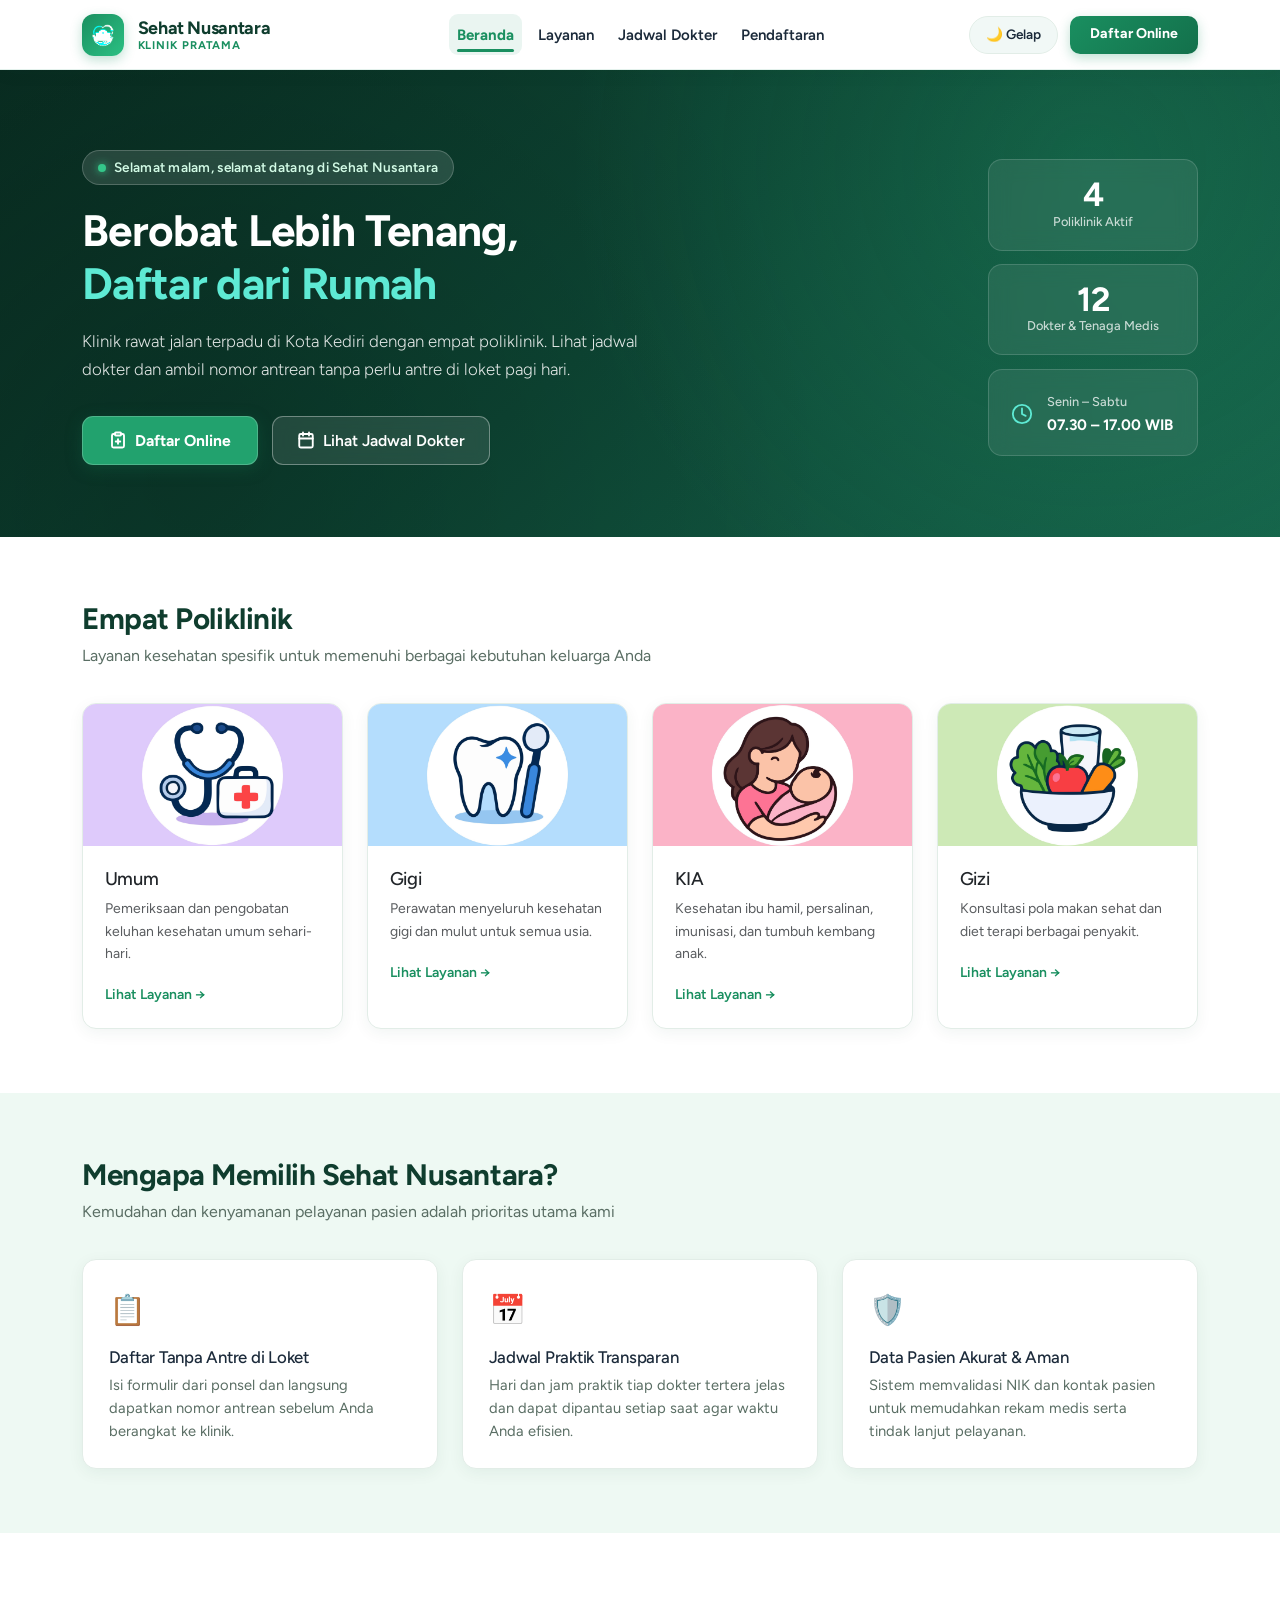
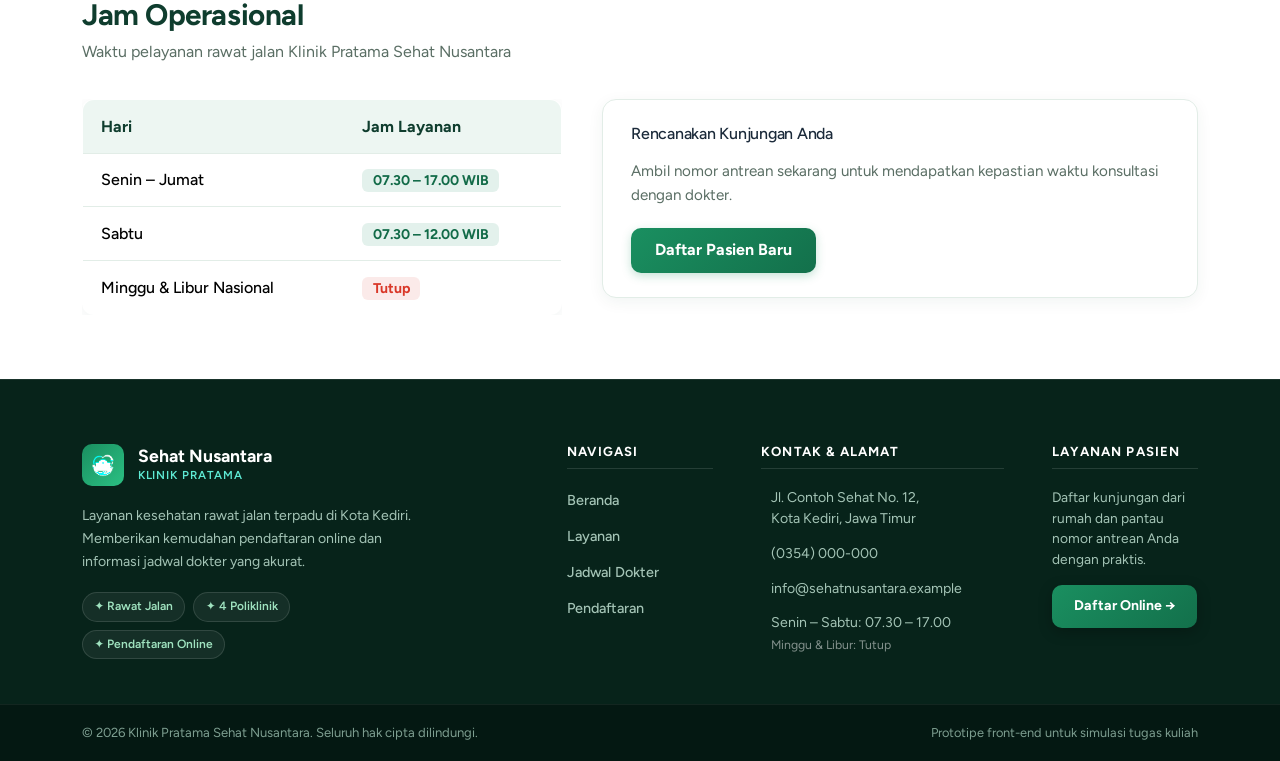
<file: index.html>
<!doctype html>
<html lang="id">
  <head>
    <meta charset="UTF-8" />
    <meta name="viewport" content="width=device-width, initial-scale=1" />
    <title>Beranda | Klinik Pratama Sehat Nusantara</title>
    <link rel="preconnect" href="https://fonts.googleapis.com" />
    <link
      href="https://fonts.googleapis.com/css2?family=Figtree:wght@400;500;600;700&display=swap"
      rel="stylesheet"
    />
    <link
      href="https://cdn.jsdelivr.net/npm/bootstrap@5.3.3/dist/css/bootstrap.min.css"
      rel="stylesheet"
    />
    <link rel="stylesheet" href="css/style.css" />
    <script>
      document.documentElement.setAttribute(
        "data-bs-theme",
        localStorage.getItem("tema") || "light",
      );
    </script>
  </head>
  <body>

    <!-- ===== HEADER / NAVBAR ===== -->
    <header class="site-header">
      <nav class="navbar navbar-expand-lg" aria-label="Navigasi utama">
        <div class="container">

          <!-- Brand Logo & Nama -->
          <a class="navbar-brand" href="index.html">
            <div class="navbar-brand-logo">
              <img
                src="img/logo.png"
                alt="Logo Klinik Sehat Nusantara"
                width="26"
                height="26"
              />
            </div>
            <div class="navbar-brand-text">
              <span class="brand-name">Sehat Nusantara</span>
              <span class="brand-sub">Klinik Pratama</span>
            </div>
          </a>

          <!-- Toggler Mobile -->
          <button
            class="navbar-toggler"
            type="button"
            data-bs-toggle="collapse"
            data-bs-target="#menu"
            aria-controls="menu"
            aria-expanded="false"
            aria-label="Buka menu"
          >
            <span class="navbar-toggler-icon"></span>
          </button>

          <!-- Menu Navigasi & Aksi -->
          <div class="collapse navbar-collapse" id="menu">
            <ul class="navbar-nav mx-auto">
              <li class="nav-item">
                <a class="nav-link active" href="index.html">
                  <span>Beranda</span>
                </a>
              </li>
              <li class="nav-item">
                <a class="nav-link" href="layanan.html">
                  <span>Layanan</span>
                </a>
              </li>
              <li class="nav-item">
                <a class="nav-link" href="dokter.html">
                  <span>Jadwal Dokter</span>
                </a>
              </li>
              <li class="nav-item">
                <a class="nav-link" href="pendaftaran.html">
                  <span>Pendaftaran</span>
                </a>
              </li>
            </ul>

            <div class="navbar-actions">
              <button
                id="btn-tema"
                type="button"
                class="btn-tema"
                aria-pressed="false"
              >
                🌙 Gelap
              </button>
              <a href="pendaftaran.html" class="btn-daftar-nav">
                Daftar Online
              </a>
            </div>
          </div>

        </div>
      </nav>
    </header>

    <main>
      <!-- ===== HERO SECTION ===== -->
      <section class="hero">
        <div class="container">
          <div class="hero-inner">
            <div class="hero-content">
              <div class="hero-badge">
                <span class="hero-badge-dot"></span>
                <span id="sapaan" class="sapaan">Selamat datang di Sehat Nusantara</span>
              </div>
              <h1 class="hero-title">
                Berobat Lebih Tenang,<br />
                <span class="hero-title-highlight">Daftar dari Rumah</span>
              </h1>
              <p class="lead">
                Klinik rawat jalan terpadu di Kota Kediri dengan empat poliklinik.
                Lihat jadwal dokter dan ambil nomor antrean tanpa perlu antre di loket pagi hari.
              </p>
              <div class="hero-actions">
                <a class="btn btn-hero-primary" href="pendaftaran.html">
                  <svg xmlns="http://www.w3.org/2000/svg" width="18" height="18" viewBox="0 0 24 24" fill="none" stroke="currentColor" stroke-width="2.5" stroke-linecap="round" stroke-linejoin="round" aria-hidden="true"><path d="M16 4h2a2 2 0 0 1 2 2v14a2 2 0 0 1-2 2H6a2 2 0 0 1-2-2V6a2 2 0 0 1 2-2h2"/><rect x="8" y="2" width="8" height="4" rx="1"/><path d="M12 11v6M9 14h6"/></svg>
                  Daftar Online
                </a>
                <a class="btn btn-hero-secondary" href="dokter.html">
                  <svg xmlns="http://www.w3.org/2000/svg" width="18" height="18" viewBox="0 0 24 24" fill="none" stroke="currentColor" stroke-width="2.5" stroke-linecap="round" stroke-linejoin="round" aria-hidden="true"><rect x="3" y="4" width="18" height="18" rx="2" ry="2"/><line x1="16" y1="2" x2="16" y2="6"/><line x1="8" y1="2" x2="8" y2="6"/><line x1="3" y1="10" x2="21" y2="10"/></svg>
                  Lihat Jadwal Dokter
                </a>
              </div>
            </div>

            <!-- Stats Highlight Kanan -->
            <div class="hero-stats" aria-hidden="true">
              <div class="stat-card">
                <span class="stat-num">4</span>
                <span class="stat-label">Poliklinik Aktif</span>
              </div>
              <div class="stat-card">
                <span class="stat-num">12</span>
                <span class="stat-label">Dokter &amp; Tenaga Medis</span>
              </div>
              <div class="stat-card stat-card-wide">
                <div class="stat-icon-clock">
                  <svg xmlns="http://www.w3.org/2000/svg" width="22" height="22" viewBox="0 0 24 24" fill="none" stroke="currentColor" stroke-width="2" stroke-linecap="round" stroke-linejoin="round" aria-hidden="true"><circle cx="12" cy="12" r="10"/><polyline points="12 6 12 12 16 14"/></svg>
                </div>
                <div>
                  <span class="stat-label">Senin – Sabtu</span>
                  <span class="stat-num-sm">07.30 – 17.00 WIB</span>
                </div>
              </div>
            </div>
          </div>
        </div>
      </section>

      <!-- ===== EMPAT POLIKLINIK ===== -->
      <section class="bagian">
        <div class="container">
          <div class="section-heading text-center text-md-start">
            <h2>Empat Poliklinik</h2>
            <p class="section-sub">Layanan kesehatan spesifik untuk memenuhi berbagai kebutuhan keluarga Anda</p>
          </div>
          <div class="row g-4">
            <div class="col-6 col-lg-3">
              <div class="card kartu-poli h-100">
                <img
                  src="img/umum.jpg"
                  class="card-img-top"
                  alt="Ilustrasi Poliklinik Umum"
                />
                <div class="card-body">
                  <h3 class="h5">Umum</h3>
                  <p class="small text-muted mb-3">Pemeriksaan dan pengobatan keluhan kesehatan umum sehari-hari.</p>
                  <a href="layanan.html" class="stretched-link small fw-semibold">Lihat Layanan →</a>
                </div>
              </div>
            </div>
            <div class="col-6 col-lg-3">
              <div class="card kartu-poli h-100">
                <img
                  src="img/gigi.jpg"
                  class="card-img-top"
                  alt="Ilustrasi Poliklinik Gigi"
                />
                <div class="card-body">
                  <h3 class="h5">Gigi</h3>
                  <p class="small text-muted mb-3">Perawatan menyeluruh kesehatan gigi dan mulut untuk semua usia.</p>
                  <a href="layanan.html" class="stretched-link small fw-semibold">Lihat Layanan →</a>
                </div>
              </div>
            </div>
            <div class="col-6 col-lg-3">
              <div class="card kartu-poli h-100">
                <img
                  src="img/kia.jpg"
                  class="card-img-top"
                  alt="Ilustrasi Poliklinik KIA"
                />
                <div class="card-body">
                  <h3 class="h5">KIA</h3>
                  <p class="small text-muted mb-3">Kesehatan ibu hamil, persalinan, imunisasi, dan tumbuh kembang anak.</p>
                  <a href="layanan.html" class="stretched-link small fw-semibold">Lihat Layanan →</a>
                </div>
              </div>
            </div>
            <div class="col-6 col-lg-3">
              <div class="card kartu-poli h-100">
                <img
                  src="img/gizi.jpg"
                  class="card-img-top"
                  alt="Ilustrasi Poliklinik Gizi"
                />
                <div class="card-body">
                  <h3 class="h5">Gizi</h3>
                  <p class="small text-muted mb-3">Konsultasi pola makan sehat dan diet terapi berbagai penyakit.</p>
                  <a href="layanan.html" class="stretched-link small fw-semibold">Lihat Layanan →</a>
                </div>
              </div>
            </div>
          </div>
        </div>
      </section>


      <!-- ===== KEUNGGULAN ===== -->
      <section class="bagian bg-muda">
        <div class="container">
          <div class="section-heading text-center text-md-start">
            <h2>Mengapa Memilih Sehat Nusantara?</h2>
            <p class="section-sub">Kemudahan dan kenyamanan pelayanan pasien adalah prioritas utama kami</p>
          </div>
          <div class="row g-4">
            <div class="col-md-4">
              <div class="keunggulan-card">
                <div class="keunggulan-icon" aria-hidden="true">📋</div>
                <h3 class="h5">Daftar Tanpa Antre di Loket</h3>
                <p>Isi formulir dari ponsel dan langsung dapatkan nomor antrean sebelum Anda berangkat ke klinik.</p>
              </div>
            </div>
            <div class="col-md-4">
              <div class="keunggulan-card">
                <div class="keunggulan-icon" aria-hidden="true">📅</div>
                <h3 class="h5">Jadwal Praktik Transparan</h3>
                <p>Hari dan jam praktik tiap dokter tertera jelas dan dapat dipantau setiap saat agar waktu Anda efisien.</p>
              </div>
            </div>
            <div class="col-md-4">
              <div class="keunggulan-card">
                <div class="keunggulan-icon" aria-hidden="true">🛡️</div>
                <h3 class="h5">Data Pasien Akurat &amp; Aman</h3>
                <p>Sistem memvalidasi NIK dan kontak pasien untuk memudahkan rekam medis serta tindak lanjut pelayanan.</p>
              </div>
            </div>
          </div>
        </div>
      </section>

      <!-- ===== JAM OPERASIONAL ===== -->
      <section class="bagian">
        <div class="container">
          <div class="section-heading text-center text-md-start">
            <h2>Jam Operasional</h2>
            <p class="section-sub">Waktu pelayanan rawat jalan Klinik Pratama Sehat Nusantara</p>
          </div>
          <div class="jam-wrapper">
            <div class="table-responsive">
              <table class="table tabel-jam">
                <thead>
                  <tr>
                    <th scope="col">Hari</th>
                    <th scope="col">Jam Layanan</th>
                  </tr>
                </thead>
                <tbody>
                  <tr>
                    <td class="fw-medium">Senin – Jumat</td>
                    <td><span class="jam-buka">07.30 – 17.00 WIB</span></td>
                  </tr>
                  <tr>
                    <td class="fw-medium">Sabtu</td>
                    <td><span class="jam-buka">07.30 – 12.00 WIB</span></td>
                  </tr>
                  <tr>
                    <td class="fw-medium">Minggu &amp; Libur Nasional</td>
                    <td><span class="jam-tutup">Tutup</span></td>
                  </tr>
                </tbody>
              </table>
            </div>
            <div class="jam-cta">
              <h3 class="h6 mb-1">Rencanakan Kunjungan Anda</h3>
              <p>Ambil nomor antrean sekarang untuk mendapatkan kepastian waktu konsultasi dengan dokter.</p>
              <a href="pendaftaran.html" class="btn btn-hijau mt-2 align-self-start">Daftar Pasien Baru</a>
            </div>
          </div>
        </div>
      </section>
    </main>

    <!-- ===== FOOTER ===== -->
    <footer class="site-footer">
      <div class="footer-top">
        <div class="container">
          <div class="row g-4 g-lg-5">

            <!-- Kolom 1: Identitas -->
            <div class="col-md-5 col-lg-4">
              <div class="footer-brand">
                <div class="footer-brand-logo">
                  <img src="img/logo.png" alt="Logo Sehat Nusantara" width="28" height="28" />
                </div>
                <div>
                  <span class="footer-brand-name">Sehat Nusantara</span>
                  <span class="footer-brand-tag">Klinik Pratama</span>
                </div>
              </div>
              <p class="footer-desc">
                Layanan kesehatan rawat jalan terpadu di Kota Kediri. Memberikan kemudahan pendaftaran online dan informasi jadwal dokter yang akurat.
              </p>
              <div class="footer-badges">
                <span class="footer-badge">✦ Rawat Jalan</span>
                <span class="footer-badge">✦ 4 Poliklinik</span>
                <span class="footer-badge">✦ Pendaftaran Online</span>
              </div>
            </div>

            <!-- Kolom 2: Navigasi -->
            <div class="col-6 col-md-3 col-lg-2 offset-lg-1">
              <h2 class="footer-heading">Navigasi</h2>
              <ul class="footer-links">
                <li><a href="index.html">Beranda</a></li>
                <li><a href="layanan.html">Layanan</a></li>
                <li><a href="dokter.html">Jadwal Dokter</a></li>
                <li><a href="pendaftaran.html">Pendaftaran</a></li>
              </ul>
            </div>

            <!-- Kolom 3: Kontak -->
            <div class="col-6 col-md-4 col-lg-3">
              <h2 class="footer-heading">Kontak &amp; Alamat</h2>
              <ul class="footer-contact">
                <li>
                  <span class="fc-icon" aria-hidden="true"></span>
                  <span>Jl. Contoh Sehat No. 12,<br />Kota Kediri, Jawa Timur</span>
                </li>
                <li>
                  <span class="fc-icon" aria-hidden="true"></span>
                  <span>(0354) 000-000</span>
                </li>
                <li>
                  <span class="fc-icon" aria-hidden="true"></span>
                  <span>info@sehatnusantara.example</span>
                </li>
                <li>
                  <span class="fc-icon" aria-hidden="true"></span>
                  <span>Senin – Sabtu: 07.30 – 17.00<br /><small class="text-white-50">Minggu &amp; Libur: Tutup</small></span>
                </li>
              </ul>
            </div>

            <!-- Kolom 4: CTA Layanan -->
            <div class="col-md-12 col-lg-2">
              <h2 class="footer-heading">Layanan Pasien</h2>
              <p class="footer-cta-desc">Daftar kunjungan dari rumah dan pantau nomor antrean Anda dengan praktis.</p>
              <a href="pendaftaran.html" class="btn-footer-daftar">Daftar Online →</a>
            </div>

          </div>
        </div>
      </div>

      <!-- Footer Bottom Bar -->
      <div class="footer-bottom">
        <div class="container">
          <div class="footer-bottom-inner">
            <p class="copy">&copy; 2026 Klinik Pratama Sehat Nusantara. Seluruh hak cipta dilindungi.</p>
            <p class="footer-credit">Prototipe front-end untuk simulasi tugas kuliah</p>
          </div>
        </div>
      </div>
    </footer>

    <script src="https://cdn.jsdelivr.net/npm/bootstrap@5.3.3/dist/js/bootstrap.bundle.min.js"></script>
    <script src="js/script.js"></script>
  </body>
</html>
</file>
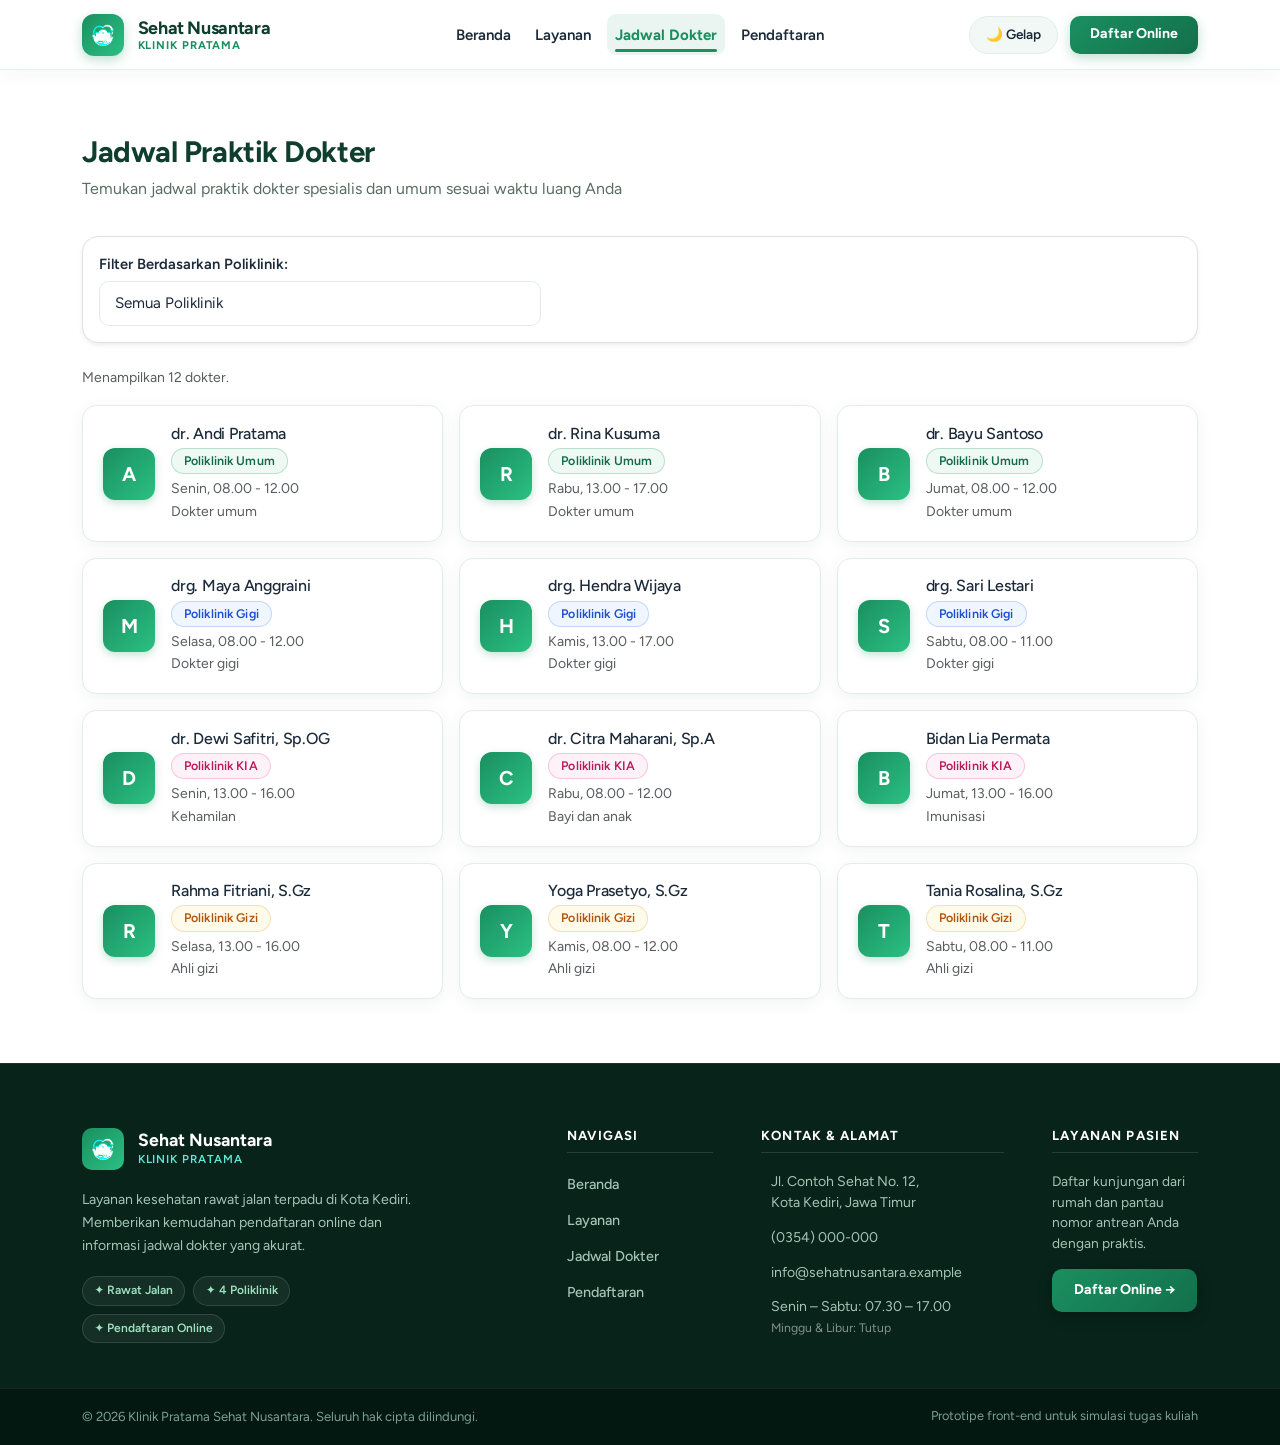
<file: dokter.html>
<!doctype html>
<html lang="id">
  <head>
    <meta charset="UTF-8" />
    <meta name="viewport" content="width=device-width, initial-scale=1" />
    <title>Jadwal Dokter | Klinik Pratama Sehat Nusantara</title>
    <link rel="preconnect" href="https://fonts.googleapis.com" />
    <link
      href="https://fonts.googleapis.com/css2?family=Figtree:wght@400;500;600;700&display=swap"
      rel="stylesheet"
    />
    <link
      href="https://cdn.jsdelivr.net/npm/bootstrap@5.3.3/dist/css/bootstrap.min.css"
      rel="stylesheet"
    />
    <link rel="stylesheet" href="css/style.css" />
    <script>
      document.documentElement.setAttribute(
        "data-bs-theme",
        localStorage.getItem("tema") || "light",
      );
    </script>
  </head>
  <body>

    <!-- ===== HEADER / NAVBAR ===== -->
    <header class="site-header">
      <nav class="navbar navbar-expand-lg" aria-label="Navigasi utama">
        <div class="container">

          <!-- Brand Logo & Nama -->
          <a class="navbar-brand" href="index.html">
            <div class="navbar-brand-logo">
              <img
                src="img/logo.png"
                alt="Logo Klinik Sehat Nusantara"
                width="26"
                height="26"
              />
            </div>
            <div class="navbar-brand-text">
              <span class="brand-name">Sehat Nusantara</span>
              <span class="brand-sub">Klinik Pratama</span>
            </div>
          </a>

          <!-- Toggler Mobile -->
          <button
            class="navbar-toggler"
            type="button"
            data-bs-toggle="collapse"
            data-bs-target="#menu"
            aria-controls="menu"
            aria-expanded="false"
            aria-label="Buka menu"
          >
            <span class="navbar-toggler-icon"></span>
          </button>

          <!-- Menu Navigasi & Aksi -->
          <div class="collapse navbar-collapse" id="menu">
            <ul class="navbar-nav mx-auto">
              <li class="nav-item">
                <a class="nav-link" href="index.html">
                  <span>Beranda</span>
                </a>
              </li>
              <li class="nav-item">
                <a class="nav-link" href="layanan.html">
                  <span>Layanan</span>
                </a>
              </li>
              <li class="nav-item">
                <a class="nav-link active" href="dokter.html">
                  <span>Jadwal Dokter</span>
                </a>
              </li>
              <li class="nav-item">
                <a class="nav-link" href="pendaftaran.html">
                  <span>Pendaftaran</span>
                </a>
              </li>
            </ul>

            <div class="navbar-actions">
              <button
                id="btn-tema"
                type="button"
                class="btn-tema"
                aria-pressed="false"
              >
                🌙 Gelap
              </button>
              <a href="pendaftaran.html" class="btn-daftar-nav">
                Daftar Online
              </a>
            </div>
          </div>

        </div>
      </nav>
    </header>

    <main>
      <section class="bagian">
        <div class="container">
          <div class="section-heading">
            <h1>Jadwal Praktik Dokter</h1>
            <p class="section-sub">Temukan jadwal praktik dokter spesialis dan umum sesuai waktu luang Anda</p>
          </div>

          <!-- Filter & Toggle Tabel -->
          <div class="card p-3 mb-4 rounded-4 shadow-sm border">
            <div class="row g-3 align-items-center">
              <div class="col-sm-6 col-md-5">
                <label for="filter-poli" class="form-label mb-1">
                  Filter Berdasarkan Poliklinik:
                </label>
                <select id="filter-poli" class="form-select form-control-modern">
                  <option value="Semua">Semua Poliklinik</option>
                  <option value="Umum">Poliklinik Umum</option>
                  <option value="Gigi">Poliklinik Gigi</option>
                  <option value="KIA">Poliklinik KIA</option>
                  <option value="Gizi">Poliklinik Gizi</option>
                </select>
              </div>

            </div>
          </div>

          <p id="jumlah-dokter" class="small text-muted mb-3" aria-live="polite"></p>

          <!-- Grid Kartu Dokter -->
          <div id="daftar-dokter" class="row g-3"></div>



        </div>
      </section>
    </main>

    <!-- ===== FOOTER ===== -->
    <footer class="site-footer">
      <div class="footer-top">
        <div class="container">
          <div class="row g-4 g-lg-5">

            <!-- Kolom 1: Identitas -->
            <div class="col-md-5 col-lg-4">
              <div class="footer-brand">
                <div class="footer-brand-logo">
                  <img src="img/logo.png" alt="Logo Sehat Nusantara" width="28" height="28" />
                </div>
                <div>
                  <span class="footer-brand-name">Sehat Nusantara</span>
                  <span class="footer-brand-tag">Klinik Pratama</span>
                </div>
              </div>
              <p class="footer-desc">
                Layanan kesehatan rawat jalan terpadu di Kota Kediri. Memberikan kemudahan pendaftaran online dan informasi jadwal dokter yang akurat.
              </p>
              <div class="footer-badges">
                <span class="footer-badge">✦ Rawat Jalan</span>
                <span class="footer-badge">✦ 4 Poliklinik</span>
                <span class="footer-badge">✦ Pendaftaran Online</span>
              </div>
            </div>

            <!-- Kolom 2: Navigasi -->
            <div class="col-6 col-md-3 col-lg-2 offset-lg-1">
              <h2 class="footer-heading">Navigasi</h2>
              <ul class="footer-links">
                <li><a href="index.html">Beranda</a></li>
                <li><a href="layanan.html">Layanan</a></li>
                <li><a href="dokter.html">Jadwal Dokter</a></li>
                <li><a href="pendaftaran.html">Pendaftaran</a></li>
              </ul>
            </div>

            <!-- Kolom 3: Kontak -->
            <div class="col-6 col-md-4 col-lg-3">
              <h2 class="footer-heading">Kontak &amp; Alamat</h2>
              <ul class="footer-contact">
                <li>
                  <span class="fc-icon" aria-hidden="true"></span>
                  <span>Jl. Contoh Sehat No. 12,<br />Kota Kediri, Jawa Timur</span>
                </li>
                <li>
                  <span class="fc-icon" aria-hidden="true"></span>
                  <span>(0354) 000-000</span>
                </li>
                <li>
                  <span class="fc-icon" aria-hidden="true"></span>
                  <span>info@sehatnusantara.example</span>
                </li>
                <li>
                  <span class="fc-icon" aria-hidden="true"></span>
                  <span>Senin – Sabtu: 07.30 – 17.00<br /><small class="text-white-50">Minggu &amp; Libur: Tutup</small></span>
                </li>
              </ul>
            </div>

            <!-- Kolom 4: CTA Layanan -->
            <div class="col-md-12 col-lg-2">
              <h2 class="footer-heading">Layanan Pasien</h2>
              <p class="footer-cta-desc">Daftar kunjungan dari rumah dan pantau nomor antrean Anda dengan praktis.</p>
              <a href="pendaftaran.html" class="btn-footer-daftar">Daftar Online →</a>
            </div>

          </div>
        </div>
      </div>

      <!-- Footer Bottom Bar -->
      <div class="footer-bottom">
        <div class="container">
          <div class="footer-bottom-inner">
            <p class="copy">&copy; 2026 Klinik Pratama Sehat Nusantara. Seluruh hak cipta dilindungi.</p>
            <p class="footer-credit">Prototipe front-end untuk simulasi tugas kuliah</p>
          </div>
        </div>
      </div>
    </footer>

    <script src="https://cdn.jsdelivr.net/npm/bootstrap@5.3.3/dist/js/bootstrap.bundle.min.js"></script>
    <script src="js/script.js"></script>
  </body>
</html>
</file>
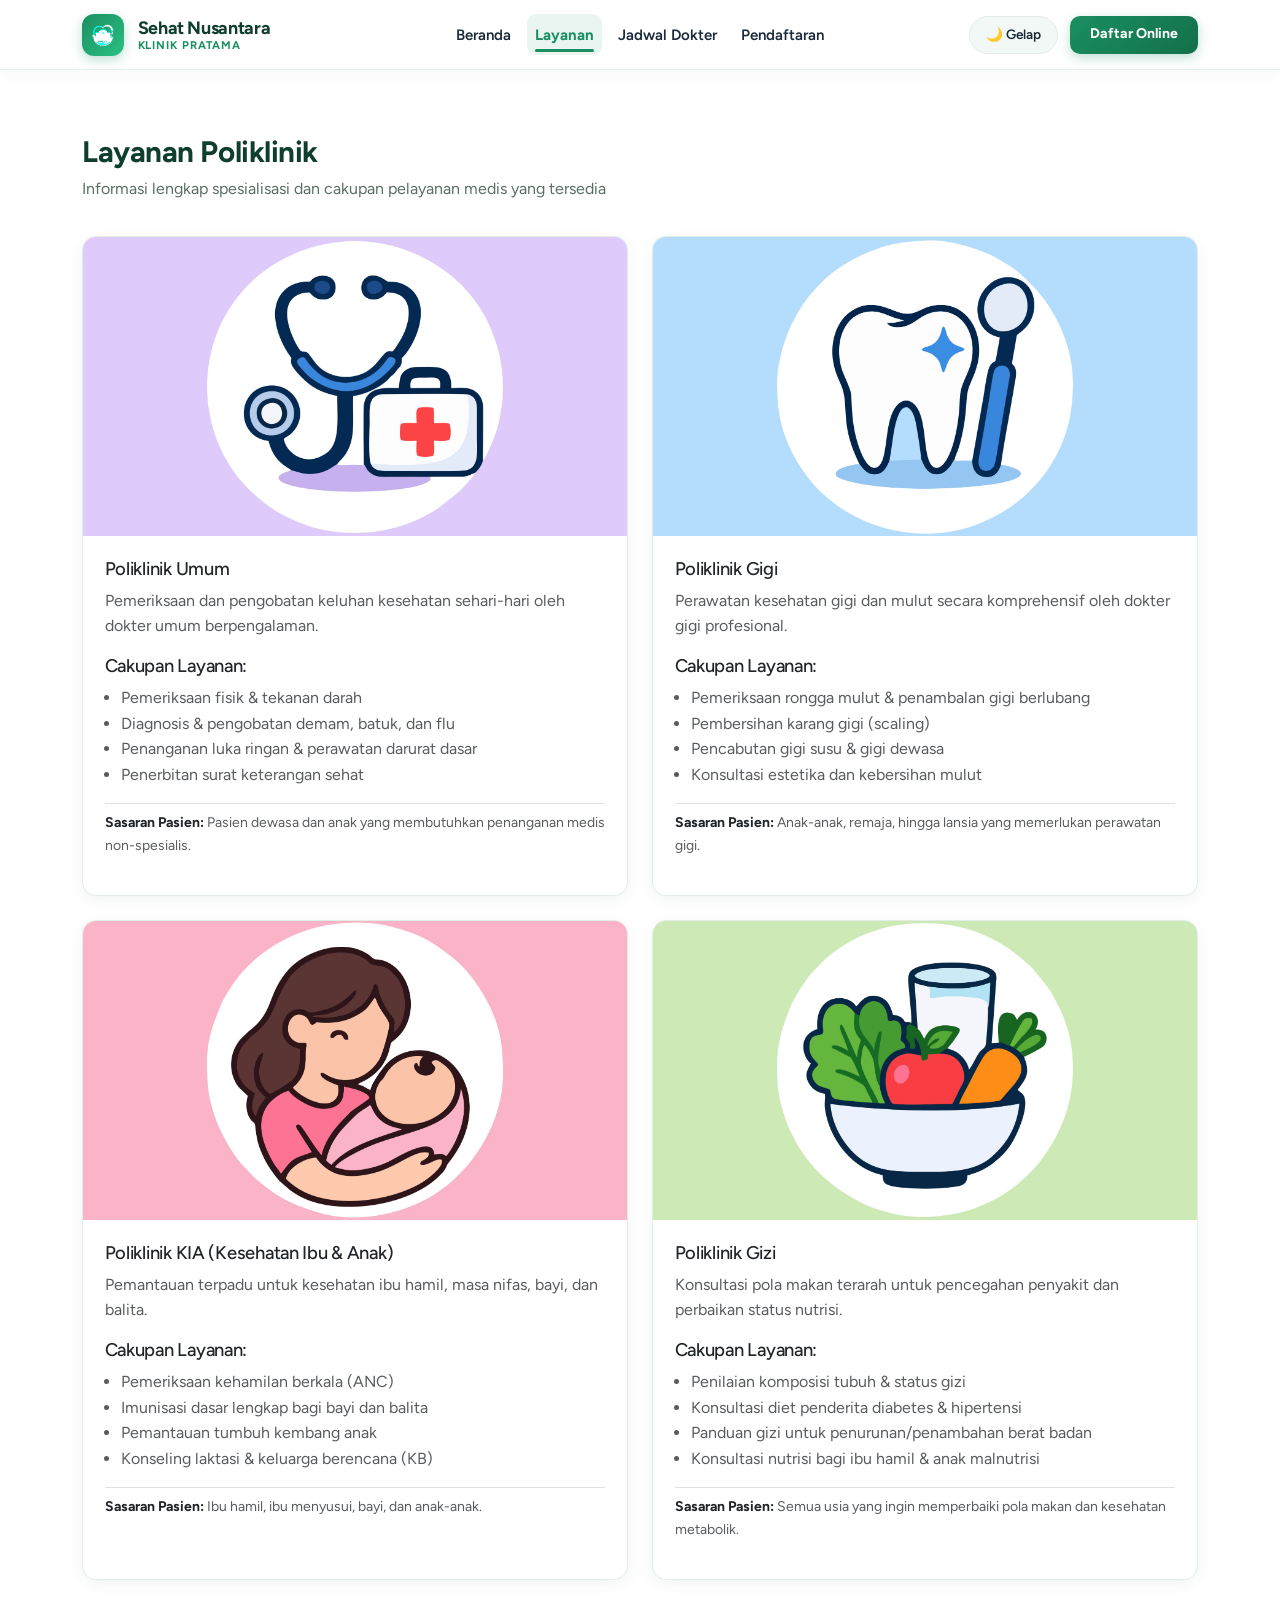
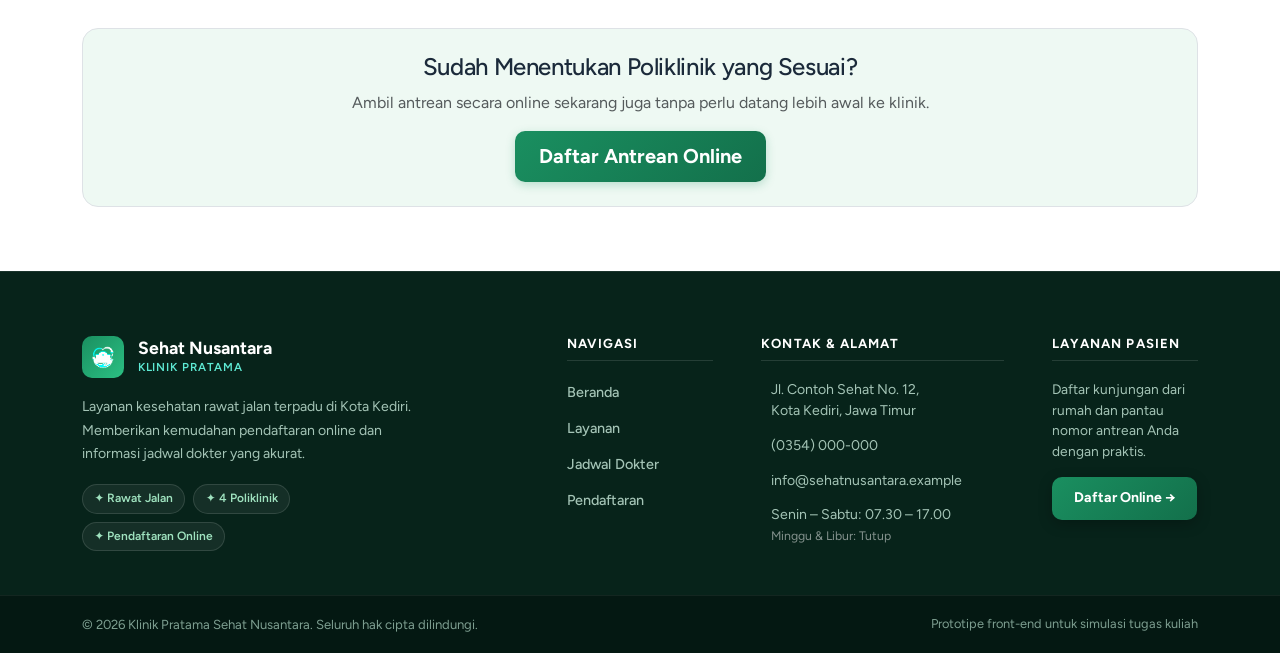
<file: layanan.html>
<!doctype html>
<html lang="id">
  <head>
    <meta charset="UTF-8" />
    <meta name="viewport" content="width=device-width, initial-scale=1" />
    <title>Layanan | Klinik Pratama Sehat Nusantara</title>
    <link rel="preconnect" href="https://fonts.googleapis.com" />
    <link
      href="https://fonts.googleapis.com/css2?family=Figtree:wght@400;500;600;700&display=swap"
      rel="stylesheet"
    />
    <link
      href="https://cdn.jsdelivr.net/npm/bootstrap@5.3.3/dist/css/bootstrap.min.css"
      rel="stylesheet"
    />
    <link rel="stylesheet" href="css/style.css" />
    <script>
      document.documentElement.setAttribute(
        "data-bs-theme",
        localStorage.getItem("tema") || "light",
      );
    </script>
  </head>
  <body>

    <!-- ===== HEADER / NAVBAR ===== -->
    <header class="site-header">
      <nav class="navbar navbar-expand-lg" aria-label="Navigasi utama">
        <div class="container">

          <!-- Brand Logo & Nama -->
          <a class="navbar-brand" href="index.html">
            <div class="navbar-brand-logo">
              <img
                src="img/logo.png"
                alt="Logo Klinik Sehat Nusantara"
                width="26"
                height="26"
              />
            </div>
            <div class="navbar-brand-text">
              <span class="brand-name">Sehat Nusantara</span>
              <span class="brand-sub">Klinik Pratama</span>
            </div>
          </a>

          <!-- Toggler Mobile -->
          <button
            class="navbar-toggler"
            type="button"
            data-bs-toggle="collapse"
            data-bs-target="#menu"
            aria-controls="menu"
            aria-expanded="false"
            aria-label="Buka menu"
          >
            <span class="navbar-toggler-icon"></span>
          </button>

          <!-- Menu Navigasi & Aksi -->
          <div class="collapse navbar-collapse" id="menu">
            <ul class="navbar-nav mx-auto">
              <li class="nav-item">
                <a class="nav-link" href="index.html">
                  <span>Beranda</span>
                </a>
              </li>
              <li class="nav-item">
                <a class="nav-link active" href="layanan.html">
                  <span>Layanan</span>
                </a>
              </li>
              <li class="nav-item">
                <a class="nav-link" href="dokter.html">
                  <span>Jadwal Dokter</span>
                </a>
              </li>
              <li class="nav-item">
                <a class="nav-link" href="pendaftaran.html">
                  <span>Pendaftaran</span>
                </a>
              </li>
            </ul>

            <div class="navbar-actions">
              <button
                id="btn-tema"
                type="button"
                class="btn-tema"
                aria-pressed="false"
              >
                🌙 Gelap
              </button>
              <a href="pendaftaran.html" class="btn-daftar-nav">
                Daftar Online
              </a>
            </div>
          </div>

        </div>
      </nav>
    </header>

    <main>
      <section class="bagian">
        <div class="container">
          <div class="section-heading">
            <h1>Layanan Poliklinik</h1>
            <p class="section-sub">Informasi lengkap spesialisasi dan cakupan pelayanan medis yang tersedia</p>
          </div>

          <div class="row g-4">
            <!-- Poliklinik Umum -->
            <div class="col-12 col-md-6">
              <article class="card kartu-poli h-100">
                <img
                  src="img/umum.jpg"
                  class="card-img-top"
                  alt="Ilustrasi Poliklinik Umum"
                />
                <div class="card-body">
                  <h2 class="h4 card-title">Poliklinik Umum</h2>
                  <p class="text-muted">
                    Pemeriksaan dan pengobatan keluhan kesehatan sehari-hari oleh dokter umum berpengalaman.
                  </p>
                  <h3 class="h6 mt-3 mb-2">Cakupan Layanan:</h3>
                  <ul class="ps-3 mb-3 text-muted">
                    <li>Pemeriksaan fisik &amp; tekanan darah</li>
                    <li>Diagnosis &amp; pengobatan demam, batuk, dan flu</li>
                    <li>Penanganan luka ringan &amp; perawatan darurat dasar</li>
                    <li>Penerbitan surat keterangan sehat</li>
                  </ul>
                  <p class="untuk text-muted small border-top pt-2 mt-auto">
                    <strong class="text-dark">Sasaran Pasien:</strong> Pasien dewasa dan anak yang membutuhkan penanganan medis non-spesialis.
                  </p>
                </div>
              </article>
            </div>

            <!-- Poliklinik Gigi -->
            <div class="col-12 col-md-6">
              <article class="card kartu-poli h-100">
                <img
                  src="img/gigi.jpg"
                  class="card-img-top"
                  alt="Ilustrasi Poliklinik Gigi"
                />
                <div class="card-body">
                  <h2 class="h4 card-title">Poliklinik Gigi</h2>
                  <p class="text-muted">
                    Perawatan kesehatan gigi dan mulut secara komprehensif oleh dokter gigi profesional.
                  </p>
                  <h3 class="h6 mt-3 mb-2">Cakupan Layanan:</h3>
                  <ul class="ps-3 mb-3 text-muted">
                    <li>Pemeriksaan rongga mulut &amp; penambalan gigi berlubang</li>
                    <li>Pembersihan karang gigi (scaling)</li>
                    <li>Pencabutan gigi susu &amp; gigi dewasa</li>
                    <li>Konsultasi estetika dan kebersihan mulut</li>
                  </ul>
                  <p class="untuk text-muted small border-top pt-2 mt-auto">
                    <strong class="text-dark">Sasaran Pasien:</strong> Anak-anak, remaja, hingga lansia yang memerlukan perawatan gigi.
                  </p>
                </div>
              </article>
            </div>

            <!-- Poliklinik KIA -->
            <div class="col-12 col-md-6">
              <article class="card kartu-poli h-100">
                <img
                  src="img/kia.jpg"
                  class="card-img-top"
                  alt="Ilustrasi Poliklinik KIA"
                />
                <div class="card-body">
                  <h2 class="h4 card-title">Poliklinik KIA (Kesehatan Ibu &amp; Anak)</h2>
                  <p class="text-muted">
                    Pemantauan terpadu untuk kesehatan ibu hamil, masa nifas, bayi, dan balita.
                  </p>
                  <h3 class="h6 mt-3 mb-2">Cakupan Layanan:</h3>
                  <ul class="ps-3 mb-3 text-muted">
                    <li>Pemeriksaan kehamilan berkala (ANC)</li>
                    <li>Imunisasi dasar lengkap bagi bayi dan balita</li>
                    <li>Pemantauan tumbuh kembang anak</li>
                    <li>Konseling laktasi &amp; keluarga berencana (KB)</li>
                  </ul>
                  <p class="untuk text-muted small border-top pt-2 mt-auto">
                    <strong class="text-dark">Sasaran Pasien:</strong> Ibu hamil, ibu menyusui, bayi, dan anak-anak.
                  </p>
                </div>
              </article>
            </div>

            <!-- Poliklinik Gizi -->
            <div class="col-12 col-md-6">
              <article class="card kartu-poli h-100">
                <img
                  src="img/gizi.jpg"
                  class="card-img-top"
                  alt="Ilustrasi Poliklinik Gizi"
                />
                <div class="card-body">
                  <h2 class="h4 card-title">Poliklinik Gizi</h2>
                  <p class="text-muted">
                    Konsultasi pola makan terarah untuk pencegahan penyakit dan perbaikan status nutrisi.
                  </p>
                  <h3 class="h6 mt-3 mb-2">Cakupan Layanan:</h3>
                  <ul class="ps-3 mb-3 text-muted">
                    <li>Penilaian komposisi tubuh &amp; status gizi</li>
                    <li>Konsultasi diet penderita diabetes &amp; hipertensi</li>
                    <li>Panduan gizi untuk penurunan/penambahan berat badan</li>
                    <li>Konsultasi nutrisi bagi ibu hamil &amp; anak malnutrisi</li>
                  </ul>
                  <p class="untuk text-muted small border-top pt-2 mt-auto">
                    <strong class="text-dark">Sasaran Pasien:</strong> Semua usia yang ingin memperbaiki pola makan dan kesehatan metabolik.
                  </p>
                </div>
              </article>
            </div>
          </div>

          <!-- CTA Pendaftaran -->
          <div class="text-center mt-5 p-4 rounded-4 bg-muda border">
            <h2 class="h4 mb-2">Sudah Menentukan Poliklinik yang Sesuai?</h2>
            <p class="text-muted mb-3">Ambil antrean secara online sekarang juga tanpa perlu datang lebih awal ke klinik.</p>
            <a class="btn btn-hijau btn-lg" href="pendaftaran.html">Daftar Antrean Online</a>
          </div>
        </div>
      </section>
    </main>

    <!-- ===== FOOTER ===== -->
    <footer class="site-footer">
      <div class="footer-top">
        <div class="container">
          <div class="row g-4 g-lg-5">

            <!-- Kolom 1: Identitas -->
            <div class="col-md-5 col-lg-4">
              <div class="footer-brand">
                <div class="footer-brand-logo">
                  <img src="img/logo.png" alt="Logo Sehat Nusantara" width="28" height="28" />
                </div>
                <div>
                  <span class="footer-brand-name">Sehat Nusantara</span>
                  <span class="footer-brand-tag">Klinik Pratama</span>
                </div>
              </div>
              <p class="footer-desc">
                Layanan kesehatan rawat jalan terpadu di Kota Kediri. Memberikan kemudahan pendaftaran online dan informasi jadwal dokter yang akurat.
              </p>
              <div class="footer-badges">
                <span class="footer-badge">✦ Rawat Jalan</span>
                <span class="footer-badge">✦ 4 Poliklinik</span>
                <span class="footer-badge">✦ Pendaftaran Online</span>
              </div>
            </div>

            <!-- Kolom 2: Navigasi -->
            <div class="col-6 col-md-3 col-lg-2 offset-lg-1">
              <h2 class="footer-heading">Navigasi</h2>
              <ul class="footer-links">
                <li><a href="index.html">Beranda</a></li>
                <li><a href="layanan.html">Layanan</a></li>
                <li><a href="dokter.html">Jadwal Dokter</a></li>
                <li><a href="pendaftaran.html">Pendaftaran</a></li>
              </ul>
            </div>

            <!-- Kolom 3: Kontak -->
            <div class="col-6 col-md-4 col-lg-3">
              <h2 class="footer-heading">Kontak &amp; Alamat</h2>
              <ul class="footer-contact">
                <li>
                  <span class="fc-icon" aria-hidden="true"></span>
                  <span>Jl. Contoh Sehat No. 12,<br />Kota Kediri, Jawa Timur</span>
                </li>
                <li>
                  <span class="fc-icon" aria-hidden="true"></span>
                  <span>(0354) 000-000</span>
                </li>
                <li>
                  <span class="fc-icon" aria-hidden="true"></span>
                  <span>info@sehatnusantara.example</span>
                </li>
                <li>
                  <span class="fc-icon" aria-hidden="true"></span>
                  <span>Senin – Sabtu: 07.30 – 17.00<br /><small class="text-white-50">Minggu &amp; Libur: Tutup</small></span>
                </li>
              </ul>
            </div>

            <!-- Kolom 4: CTA Layanan -->
            <div class="col-md-12 col-lg-2">
              <h2 class="footer-heading">Layanan Pasien</h2>
              <p class="footer-cta-desc">Daftar kunjungan dari rumah dan pantau nomor antrean Anda dengan praktis.</p>
              <a href="pendaftaran.html" class="btn-footer-daftar">Daftar Online →</a>
            </div>

          </div>
        </div>
      </div>

      <!-- Footer Bottom Bar -->
      <div class="footer-bottom">
        <div class="container">
          <div class="footer-bottom-inner">
            <p class="copy">&copy; 2026 Klinik Pratama Sehat Nusantara. Seluruh hak cipta dilindungi.</p>
            <p class="footer-credit">Prototipe front-end untuk simulasi tugas kuliah</p>
          </div>
        </div>
      </div>
    </footer>

    <script src="https://cdn.jsdelivr.net/npm/bootstrap@5.3.3/dist/js/bootstrap.bundle.min.js"></script>
    <script src="js/script.js"></script>
  </body>
</html>
</file>
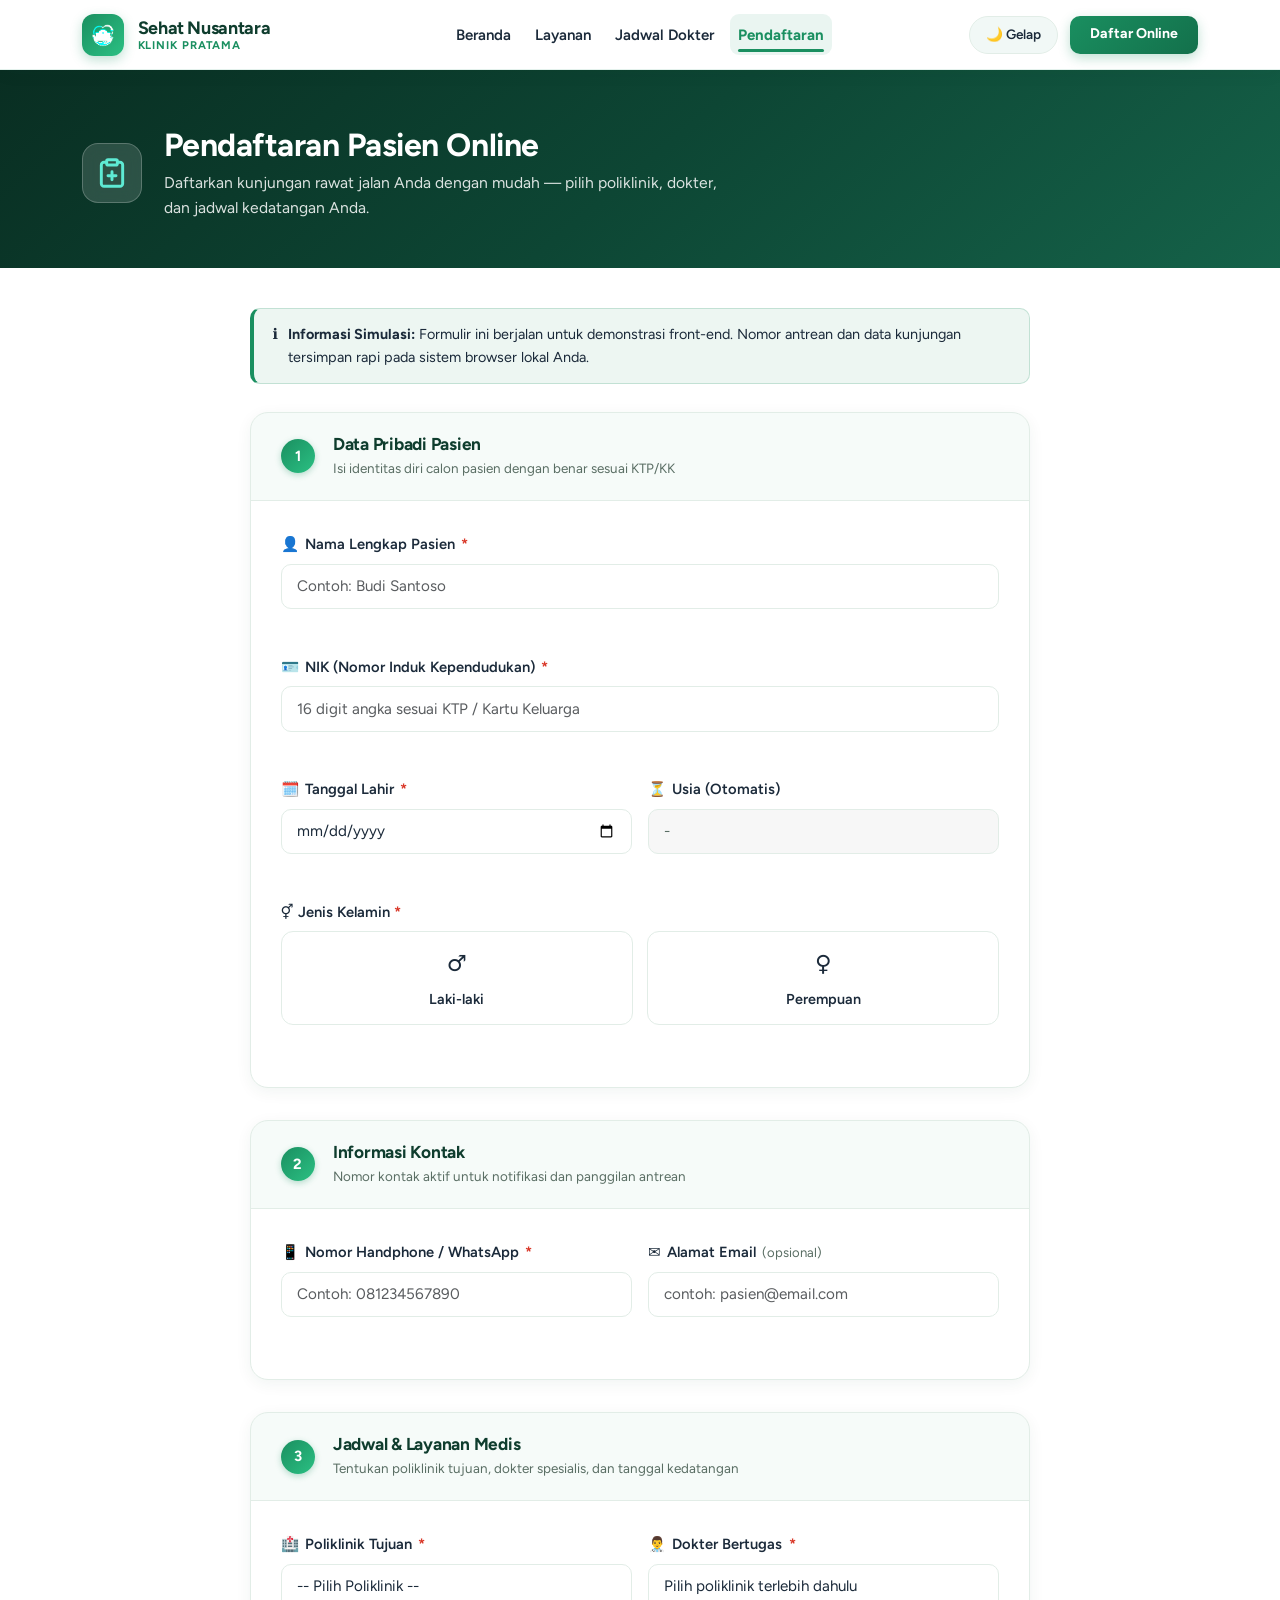
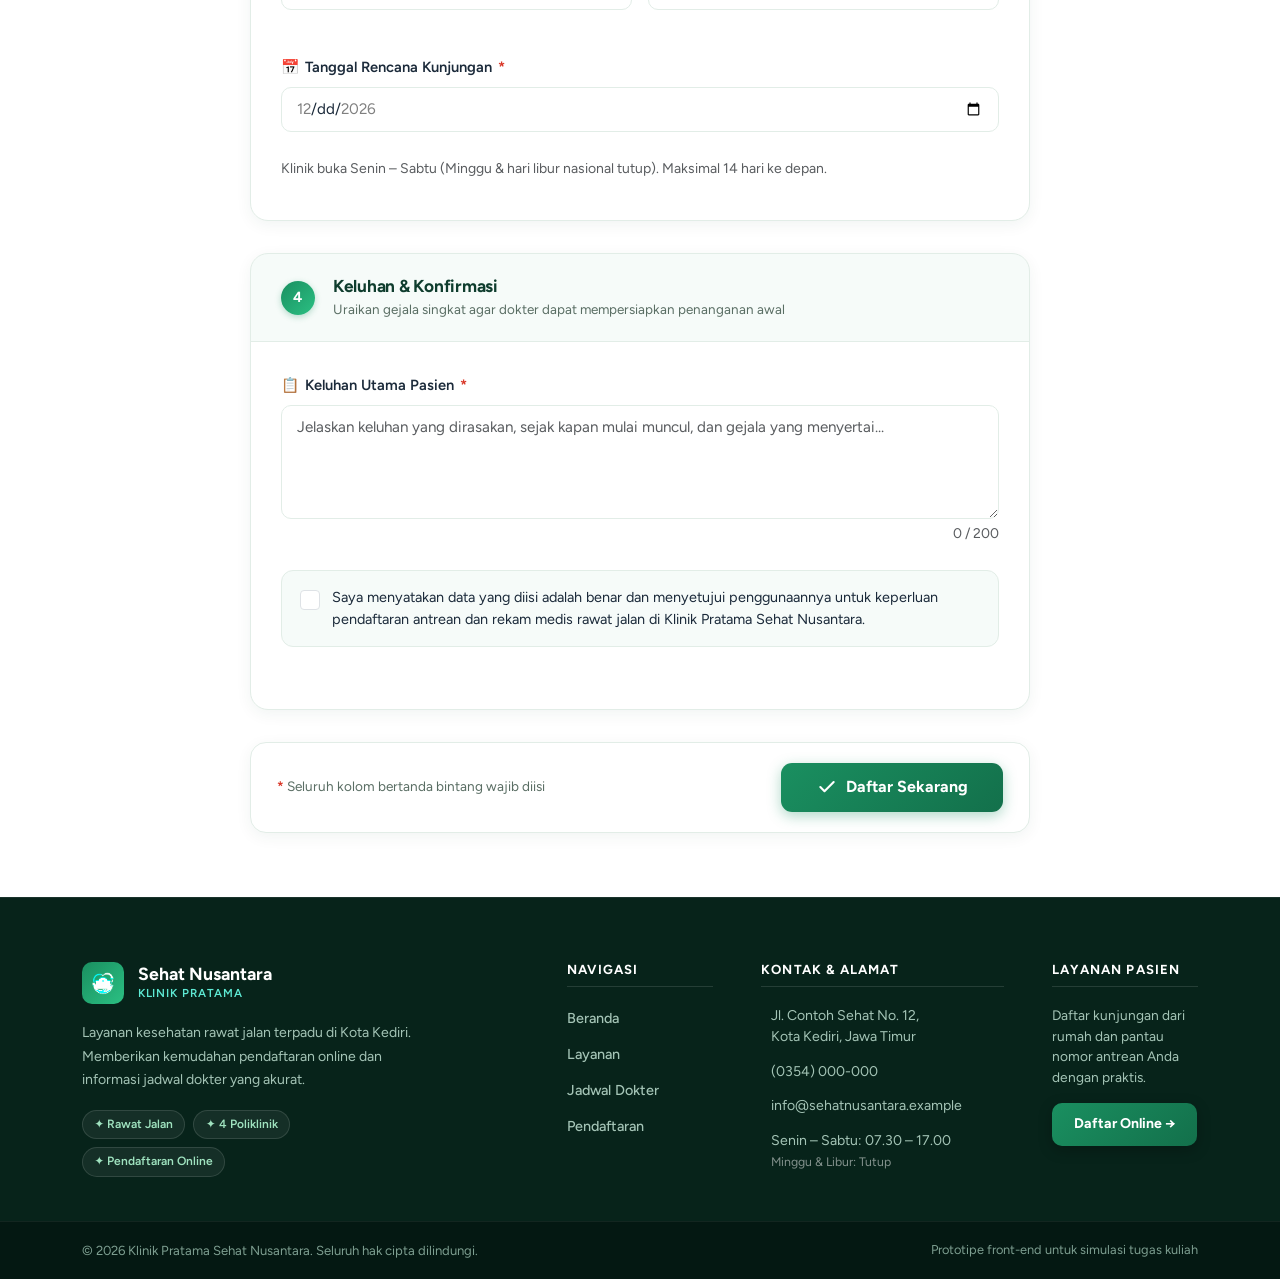
<file: pendaftaran.html>
<!doctype html>
<html lang="id">
  <head>
    <meta charset="UTF-8" />
    <meta name="viewport" content="width=device-width, initial-scale=1" />
    <title>Pendaftaran | Klinik Pratama Sehat Nusantara</title>
    <link rel="preconnect" href="https://fonts.googleapis.com" />
    <link
      href="https://fonts.googleapis.com/css2?family=Figtree:wght@400;500;600;700&display=swap"
      rel="stylesheet"
    />
    <link
      href="https://cdn.jsdelivr.net/npm/bootstrap@5.3.3/dist/css/bootstrap.min.css"
      rel="stylesheet"
    />
    <link rel="stylesheet" href="css/style.css" />
    <script>
      document.documentElement.setAttribute(
        "data-bs-theme",
        localStorage.getItem("tema") || "light",
      );
    </script>
  </head>
  <body>

    <!-- ===== HEADER / NAVBAR ===== -->
    <header class="site-header">
      <nav class="navbar navbar-expand-lg" aria-label="Navigasi utama">
        <div class="container">

          <!-- Brand Logo & Nama -->
          <a class="navbar-brand" href="index.html">
            <div class="navbar-brand-logo">
              <img
                src="img/logo.png"
                alt="Logo Klinik Sehat Nusantara"
                width="26"
                height="26"
              />
            </div>
            <div class="navbar-brand-text">
              <span class="brand-name">Sehat Nusantara</span>
              <span class="brand-sub">Klinik Pratama</span>
            </div>
          </a>

          <!-- Toggler Mobile -->
          <button
            class="navbar-toggler"
            type="button"
            data-bs-toggle="collapse"
            data-bs-target="#menu"
            aria-controls="menu"
            aria-expanded="false"
            aria-label="Buka menu"
          >
            <span class="navbar-toggler-icon"></span>
          </button>

          <!-- Menu Navigasi & Aksi -->
          <div class="collapse navbar-collapse" id="menu">
            <ul class="navbar-nav mx-auto">
              <li class="nav-item">
                <a class="nav-link" href="index.html">
                  <span>Beranda</span>
                </a>
              </li>
              <li class="nav-item">
                <a class="nav-link" href="layanan.html">
                  <span>Layanan</span>
                </a>
              </li>
              <li class="nav-item">
                <a class="nav-link" href="dokter.html">
                  <span>Jadwal Dokter</span>
                </a>
              </li>
              <li class="nav-item">
                <a class="nav-link active" href="pendaftaran.html">
                  <span>Pendaftaran</span>
                </a>
              </li>
            </ul>

            <div class="navbar-actions">
              <button
                id="btn-tema"
                type="button"
                class="btn-tema"
                aria-pressed="false"
              >
                🌙 Gelap
              </button>
              <a href="#form-daftar" class="btn-daftar-nav">
                Daftar Online
              </a>
            </div>
          </div>

        </div>
      </nav>
    </header>

    <!-- ===== HERO SECTION PENDAFTARAN ===== -->
    <section class="hero-pendaftaran">
      <div class="container">
        <div class="hero-pendaftaran-inner">
          <div class="hero-pendaftaran-icon">
            <svg xmlns="http://www.w3.org/2000/svg" width="32" height="32" viewBox="0 0 24 24" fill="none" stroke="currentColor" stroke-width="2.2" stroke-linecap="round" stroke-linejoin="round" aria-hidden="true">
              <path d="M16 4h2a2 2 0 0 1 2 2v14a2 2 0 0 1-2 2H6a2 2 0 0 1-2-2V6a2 2 0 0 1 2-2h2"/>
              <rect x="8" y="2" width="8" height="4" rx="1" ry="1"/>
              <path d="M12 11v6M9 14h6"/>
            </svg>
          </div>
          <div>
            <h1 class="hero-pendaftaran-judul">Pendaftaran Pasien Online</h1>
            <p class="hero-pendaftaran-sub">Daftarkan kunjungan rawat jalan Anda dengan mudah — pilih poliklinik, dokter, dan jadwal kedatangan Anda.</p>
          </div>
        </div>
      </div>
    </section>

    <main>
      <section class="bagian bagian-form">
        <div class="container">
          <div class="form-wrapper">

            <!-- Notifikasi simulasi -->
            <div class="notif-simulasi">
              <span class="notif-simulasi-icon" aria-hidden="true">ℹ️</span>
              <span><strong>Informasi Simulasi:</strong> Formulir ini berjalan untuk demonstrasi front-end. Nomor antrean dan data kunjungan tersimpan rapi pada sistem browser lokal Anda.</span>
            </div>

            <form id="form-daftar" novalidate>

              <!-- === BAGIAN 1: DATA PRIBADI === -->
              <div class="form-section">
                <div class="form-section-header">
                  <div class="form-section-num">1</div>
                  <div>
                    <h2 class="form-section-title">Data Pribadi Pasien</h2>
                    <p class="form-section-desc">Isi identitas diri calon pasien dengan benar sesuai KTP/KK</p>
                  </div>
                </div>
                <div class="form-section-body">

                  <div class="mb-4">
                    <label for="nama" class="form-label">
                      <span class="label-icon">👤</span> Nama Lengkap Pasien <span class="wajib">*</span>
                    </label>
                    <input
                      type="text"
                      id="nama"
                      data-field="nama"
                      class="form-control form-control-modern"
                      autocomplete="name"
                      placeholder="Contoh: Budi Santoso"
                    />
                    <div class="pesan-error" id="err-nama"></div>
                  </div>

                  <div class="mb-4">
                    <label for="nik" class="form-label">
                      <span class="label-icon">🪪</span> NIK (Nomor Induk Kependudukan) <span class="wajib">*</span>
                    </label>
                    <input
                      type="text"
                      id="nik"
                      data-field="nik"
                      class="form-control form-control-modern"
                      inputmode="numeric"
                      placeholder="16 digit angka sesuai KTP / Kartu Keluarga"
                      maxlength="16"
                    />
                    <div class="pesan-error" id="err-nik"></div>
                  </div>

                  <div class="row g-3 mb-4">
                    <div class="col-md-6">
                      <label for="tglLahir" class="form-label">
                        <span class="label-icon">🗓️</span> Tanggal Lahir <span class="wajib">*</span>
                      </label>
                      <input
                        type="date"
                        id="tglLahir"
                        data-field="tglLahir"
                        class="form-control form-control-modern"
                      />
                      <div class="pesan-error" id="err-tglLahir"></div>
                    </div>
                    <div class="col-md-6">
                      <label for="usia" class="form-label">
                        <span class="label-icon">⏳</span> Usia (Otomatis)
                      </label>
                      <input
                        type="text"
                        id="usia"
                        class="form-control form-control-modern form-control-readonly"
                        value="-"
                        readonly
                        tabindex="-1"
                      />
                    </div>
                  </div>

                  <div class="mb-2">
                    <span class="form-label d-block">
                      <span class="label-icon">⚥</span> Jenis Kelamin <span class="wajib">*</span>
                    </span>
                    <div class="jk-group">
                      <label class="jk-option" for="jk-l">
                        <input
                          class="form-check-input visually-hidden"
                          type="radio"
                          name="jk"
                          id="jk-l"
                          value="Laki-laki"
                          data-field="jk"
                        />
                        <span class="jk-card">
                          <span class="jk-icon">♂️</span>
                          <span class="jk-text">Laki-laki</span>
                        </span>
                      </label>
                      <label class="jk-option" for="jk-p">
                        <input
                          class="form-check-input visually-hidden"
                          type="radio"
                          name="jk"
                          id="jk-p"
                          value="Perempuan"
                          data-field="jk"
                        />
                        <span class="jk-card">
                          <span class="jk-icon">♀️</span>
                          <span class="jk-text">Perempuan</span>
                        </span>
                      </label>
                    </div>
                    <div class="pesan-error" id="err-jk"></div>
                  </div>

                </div>
              </div>

              <!-- === BAGIAN 2: KONTAK === -->
              <div class="form-section">
                <div class="form-section-header">
                  <div class="form-section-num">2</div>
                  <div>
                    <h2 class="form-section-title">Informasi Kontak</h2>
                    <p class="form-section-desc">Nomor kontak aktif untuk notifikasi dan panggilan antrean</p>
                  </div>
                </div>
                <div class="form-section-body">

                  <div class="row g-3">
                    <div class="col-md-6 mb-2">
                      <label for="hp" class="form-label">
                        <span class="label-icon">📱</span> Nomor Handphone / WhatsApp <span class="wajib">*</span>
                      </label>
                      <input
                        type="tel"
                        id="hp"
                        data-field="hp"
                        class="form-control form-control-modern"
                        inputmode="numeric"
                        placeholder="Contoh: 081234567890"
                      />
                      <div class="pesan-error" id="err-hp"></div>
                    </div>
                    <div class="col-md-6 mb-2">
                      <label for="email" class="form-label">
                        <span class="label-icon">✉️</span> Alamat Email <span class="label-opsional">(opsional)</span>
                      </label>
                      <input
                        type="email"
                        id="email"
                        data-field="email"
                        class="form-control form-control-modern"
                        placeholder="contoh: pasien@email.com"
                      />
                      <div class="pesan-error" id="err-email"></div>
                    </div>
                  </div>

                </div>
              </div>

              <!-- === BAGIAN 3: POLIKLINIK & DOKTER === -->
              <div class="form-section">
                <div class="form-section-header">
                  <div class="form-section-num">3</div>
                  <div>
                    <h2 class="form-section-title">Jadwal &amp; Layanan Medis</h2>
                    <p class="form-section-desc">Tentukan poliklinik tujuan, dokter spesialis, dan tanggal kedatangan</p>
                  </div>
                </div>
                <div class="form-section-body">

                  <div class="row g-3 mb-4">
                    <div class="col-md-6">
                      <label for="poli" class="form-label">
                        <span class="label-icon">🏥</span> Poliklinik Tujuan <span class="wajib">*</span>
                      </label>
                      <select id="poli" data-field="poli" class="form-select form-control-modern">
                        <option value="">-- Pilih Poliklinik --</option>
                        <option value="Umum">Poliklinik Umum</option>
                        <option value="Gigi">Poliklinik Gigi</option>
                        <option value="KIA">Poliklinik KIA</option>
                        <option value="Gizi">Poliklinik Gizi</option>
                      </select>
                      <div class="pesan-error" id="err-poli"></div>
                    </div>
                    <div class="col-md-6">
                      <label for="dokter" class="form-label">
                        <span class="label-icon">👨‍⚕️</span> Dokter Bertugas <span class="wajib">*</span>
                      </label>
                      <select
                        id="dokter"
                        data-field="dokter"
                        class="form-select form-control-modern"
                        disabled
                      >
                        <option value="">Pilih poliklinik terlebih dahulu</option>
                      </select>
                      <div class="pesan-error" id="err-dokter"></div>
                    </div>
                  </div>

                  <div class="mb-2">
                    <label for="tglKunjungan" class="form-label">
                      <span class="label-icon">📅</span> Tanggal Rencana Kunjungan <span class="wajib">*</span>
                    </label>
                    <input
                      type="date"
                      id="tglKunjungan"
                      data-field="tglKunjungan"
                      class="form-control form-control-modern"
                    />
                    <div class="pesan-error" id="err-tglKunjungan"></div>
                  </div>

                </div>
              </div>

              <!-- === BAGIAN 4: KELUHAN & PERSETUJUAN === -->
              <div class="form-section">
                <div class="form-section-header">
                  <div class="form-section-num">4</div>
                  <div>
                    <h2 class="form-section-title">Keluhan &amp; Konfirmasi</h2>
                    <p class="form-section-desc">Uraikan gejala singkat agar dokter dapat mempersiapkan penanganan awal</p>
                  </div>
                </div>
                <div class="form-section-body">

                  <div class="mb-4">
                    <label for="keluhan" class="form-label">
                      <span class="label-icon">📋</span> Keluhan Utama Pasien <span class="wajib">*</span>
                    </label>
                    <textarea
                      id="keluhan"
                      data-field="keluhan"
                      class="form-control form-control-modern"
                      rows="4"
                      placeholder="Jelaskan keluhan yang dirasakan, sejak kapan mulai muncul, dan gejala yang menyertai..."
                    ></textarea>
                    <div class="d-flex justify-content-between align-items-center mt-1">
                      <div class="pesan-error" id="err-keluhan"></div>
                      <small id="hitung-keluhan" class="text-muted char-counter">0 / 200</small>
                    </div>
                  </div>

                  <div class="mb-2">
                    <label class="persetujuan-box" for="setuju">
                      <input
                        class="form-check-input"
                        type="checkbox"
                        id="setuju"
                        data-field="setuju"
                      />
                      <span class="persetujuan-teks">
                        Saya menyatakan data yang diisi adalah benar dan menyetujui penggunaannya untuk keperluan pendaftaran antrean dan rekam medis rawat jalan di Klinik Pratama Sehat Nusantara.
                      </span>
                    </label>
                    <div class="pesan-error" id="err-setuju"></div>
                  </div>

                </div>
              </div>

              <!-- Tombol Submit -->
              <div class="form-submit-area">
                <p class="form-submit-note"><span class="wajib">*</span> Seluruh kolom bertanda bintang wajib diisi</p>
                <button type="submit" class="btn btn-daftar">
                  <svg xmlns="http://www.w3.org/2000/svg" width="20" height="20" viewBox="0 0 24 24" fill="none" stroke="currentColor" stroke-width="2.5" stroke-linecap="round" stroke-linejoin="round" aria-hidden="true">
                    <polyline points="20 6 9 17 4 12"/>
                  </svg>
                  Daftar Sekarang
                </button>
              </div>

            </form>
          </div>
        </div>
      </section>
    </main>

    <!-- ===== MODAL HASIL PENDAFTARAN ===== -->
    <div
      class="modal fade"
      id="modal-ringkasan"
      tabindex="-1"
      aria-labelledby="judul-modal"
      aria-hidden="true"
    >
      <div class="modal-dialog modal-lg modal-dialog-scrollable modal-dialog-centered">
        <div class="modal-content modal-modern">
          <div class="modal-header modal-header-modern">
            <div class="modal-header-content">
              <div class="modal-sukses-icon" aria-hidden="true">✅</div>
              <div>
                <h2 class="modal-title h5" id="judul-modal">Pendaftaran Berhasil!</h2>
                <p class="modal-subtitle">Data kunjungan Anda telah tercatat pada sistem antrean klinik</p>
              </div>
            </div>
            <button
              type="button"
              class="btn-close btn-close-modern"
              data-bs-dismiss="modal"
              aria-label="Tutup"
            ></button>
          </div>
          <div class="modal-body modal-body-modern">
            <!-- Header hanya muncul saat cetak (tersembunyi di layar) -->
            <div class="print-struk-header">
              <h2 class="print-struk-brand">Pendaftaran | Klinik Pratama Sehat Nusantara</h2>
              <p class="print-clinic-address">Jl. Contoh Sehat No. 12, Kota Kediri &bull; Telp. (0354) 123-456</p>
              <div class="print-struk-divider"></div>
              <p class="print-struk-title">BUKTI PENDAFTARAN RAWAT JALAN</p>
            </div>
            <div class="antrean-box">
              <p class="antrean-label">Nomor Antrean Anda</p>
              <p class="nomor-antrean" id="nomor-antrean"></p>
              <p class="antrean-note">Mohon hadir 15 menit sebelum waktu konsultasi dokter dimulai</p>
            </div>
            <div class="ringkasan-wrapper">
              <h3 class="ringkasan-judul">Ringkasan Data Pasien &amp; Kunjungan</h3>
              <dl class="row ringkasan-dl" id="isi-ringkasan"></dl>
            </div>
          </div>
          <div class="modal-footer modal-footer-modern">
            <button type="button" class="btn btn-cetak-modern" id="btn-cetak">
              <svg xmlns="http://www.w3.org/2000/svg" width="16" height="16" viewBox="0 0 24 24" fill="none" stroke="currentColor" stroke-width="2" stroke-linecap="round" stroke-linejoin="round" aria-hidden="true"><polyline points="6 9 6 2 18 2 18 9"/><path d="M6 18H4a2 2 0 0 1-2-2v-5a2 2 0 0 1 2-2h16a2 2 0 0 1 2 2v5a2 2 0 0 1-2 2h-2"/><rect x="6" y="14" width="12" height="8"/></svg>
              Cetak Bukti Antrean
            </button>
            <button
              type="button"
              class="btn btn-selesai-modern"
              data-bs-dismiss="modal"
            >
              Selesai
            </button>
          </div>
        </div>
      </div>
    </div>

    <!-- ===== FOOTER ===== -->
    <footer class="site-footer">
      <div class="footer-top">
        <div class="container">
          <div class="row g-4 g-lg-5">

            <!-- Kolom 1: Identitas -->
            <div class="col-md-5 col-lg-4">
              <div class="footer-brand">
                <div class="footer-brand-logo">
                  <img src="img/logo.png" alt="Logo Sehat Nusantara" width="28" height="28" />
                </div>
                <div>
                  <span class="footer-brand-name">Sehat Nusantara</span>
                  <span class="footer-brand-tag">Klinik Pratama</span>
                </div>
              </div>
              <p class="footer-desc">
                Layanan kesehatan rawat jalan terpadu di Kota Kediri. Memberikan kemudahan pendaftaran online dan informasi jadwal dokter yang akurat.
              </p>
              <div class="footer-badges">
                <span class="footer-badge">✦ Rawat Jalan</span>
                <span class="footer-badge">✦ 4 Poliklinik</span>
                <span class="footer-badge">✦ Pendaftaran Online</span>
              </div>
            </div>

            <!-- Kolom 2: Navigasi -->
            <div class="col-6 col-md-3 col-lg-2 offset-lg-1">
              <h2 class="footer-heading">Navigasi</h2>
              <ul class="footer-links">
                <li><a href="index.html">Beranda</a></li>
                <li><a href="layanan.html">Layanan</a></li>
                <li><a href="dokter.html">Jadwal Dokter</a></li>
                <li><a href="pendaftaran.html">Pendaftaran</a></li>
              </ul>
            </div>

            <!-- Kolom 3: Kontak -->
            <div class="col-6 col-md-4 col-lg-3">
              <h2 class="footer-heading">Kontak &amp; Alamat</h2>
              <ul class="footer-contact">
                <li>
                  <span class="fc-icon" aria-hidden="true"></span>
                  <span>Jl. Contoh Sehat No. 12,<br />Kota Kediri, Jawa Timur</span>
                </li>
                <li>
                  <span class="fc-icon" aria-hidden="true"></span>
                  <span>(0354) 000-000</span>
                </li>
                <li>
                  <span class="fc-icon" aria-hidden="true"></span>
                  <span>info@sehatnusantara.example</span>
                </li>
                <li>
                  <span class="fc-icon" aria-hidden="true"></span>
                  <span>Senin – Sabtu: 07.30 – 17.00<br /><small class="text-white-50">Minggu &amp; Libur: Tutup</small></span>
                </li>
              </ul>
            </div>

            <!-- Kolom 4: CTA Layanan -->
            <div class="col-md-12 col-lg-2">
              <h2 class="footer-heading">Layanan Pasien</h2>
              <p class="footer-cta-desc">Daftar kunjungan dari rumah dan pantau nomor antrean Anda dengan praktis.</p>
              <a href="pendaftaran.html" class="btn-footer-daftar">Daftar Online →</a>
            </div>

          </div>
        </div>
      </div>

      <!-- Footer Bottom Bar -->
      <div class="footer-bottom">
        <div class="container">
          <div class="footer-bottom-inner">
            <p class="copy">&copy; 2026 Klinik Pratama Sehat Nusantara. Seluruh hak cipta dilindungi.</p>
            <p class="footer-credit">Prototipe front-end untuk simulasi tugas kuliah</p>
          </div>
        </div>
      </div>
    </footer>

    <script src="https://cdn.jsdelivr.net/npm/bootstrap@5.3.3/dist/js/bootstrap.bundle.min.js"></script>
    <script src="js/script.js"></script>
  </body>
</html>
</file>
<file: css/style.css>
/* ==========================================================================
   KLINIK PRATAMA SEHAT NUSANTARA - MODERN HEALTHCARE DESIGN SYSTEM
   Palet: Emerald Green (#1a8f60), Forest Deep (#092e22), Soft Mint (#eef9f3),
   Slate Charcoal (#1b2a3a), Pure White (#ffffff).
   Font: Figtree
   ========================================================================== */

:root {
  /* Warna Utama & Identitas */
  --hijau: #1a8f60;
  --hijau-tua: #126b48;
  --hijau-muda: #eef9f3;
  --hijau-aksen: #2bc083;
  --biru: #1a8f60;           /* Selaraskan biru lawas menjadi hijau klinik */
  --biru-tua: #0f3d2e;
  --biru-muda: #eef9f3;
  --teks: #1b2a3a;
  --teks-muted: #5a6e64;
  --abu: #5a6e64;
  --merah: #d93829;
  --latar-gelap: #092e22;    /* Deep Forest Green elegan */
  --tombol: #1a8f60;
  --tombol-hover: #13704b;
  --border-halus: #e2ede7;
  --card-bg: #ffffff;
  --card-shadow: 0 4px 16px rgba(15, 61, 46, 0.06);
  --card-shadow-hover: 0 8px 24px rgba(26, 143, 96, 0.12);
  --header-bg: rgba(255, 255, 255, 0.95);
  --footer-bg: #07231a;
  --footer-bottom-bg: #041812;
}

*,
*::before,
*::after {
  box-sizing: border-box;
}

body {
  font-family: "Figtree", system-ui, -apple-system, BlinkMacSystemFont, sans-serif;
  color: var(--teks);
  background-color: var(--bs-body-bg);
  line-height: 1.6;
  overflow-x: hidden;
  transition: background-color 0.25s ease, color 0.25s ease;
}

img,
svg {
  max-width: 100%;
  height: auto;
}

p,
h1,
h2,
h3,
h4,
h5,
h6,
span,
li,
dt,
dd {
  overflow-wrap: break-word;
}

h1, h2, h3, h4, h5, h6 {
  font-weight: 700;
  color: var(--biru-tua);
  letter-spacing: -0.015em;
}

a {
  color: var(--hijau);
  text-decoration: none;
  transition: color 0.18s ease;
}
a:hover {
  color: var(--hijau-tua);
}

:focus-visible {
  outline: 2px solid var(--hijau);
  outline-offset: 2px;
}

/* ==========================================================================
   HEADER & NAVBAR (Konsisten di Seluruh Halaman)
   ========================================================================== */
.site-header {
  background: var(--header-bg);
  backdrop-filter: blur(14px);
  -webkit-backdrop-filter: blur(14px);
  border-bottom: 1px solid rgba(26, 143, 96, 0.12);
  position: sticky;
  top: 0;
  z-index: 1000;
  box-shadow: 0 4px 18px rgba(15, 61, 46, 0.04);
  transition: background-color 0.25s ease, border-color 0.25s ease, box-shadow 0.25s ease;
}

.site-header .navbar {
  padding: 0.75rem 0;
}

/* ==========================================================================
   NAVBAR DESKTOP (>= 992px)
   Susunan 3 Bagian Utama yang Seimbang, Sejajar Vertikal & Rapi:
   - Bagian Kiri   : Brand (Logo + Sehat Nusantara + KLINIK PRATAMA)
   - Bagian Tengah : Menu Navigasi (Tepat di tengah container)
   - Bagian Kanan  : Aksi (Tombol Tema + Tombol Daftar Online)
   ========================================================================== */
@media (min-width: 992px) {
  .site-header .navbar {
    padding: 0.85rem 0;
  }

  .site-header .navbar .container {
    display: grid !important;
    grid-template-columns: 1fr auto 1fr;
    align-items: center;
    column-gap: 1.5rem;
    width: 100%;
  }

  /* 1. Bagian Kiri: Brand Logo & Teks */
  .navbar-brand {
    grid-column: 1;
    justify-self: start;
    display: flex;
    align-items: center;
    gap: 0.85rem;
    text-decoration: none;
    padding: 0;
    margin: 0;
    min-width: 0;
    white-space: nowrap;
  }

  /* Hilangkan navbar-collapse sebagai wrapper kotak di desktop agar nav & actions menjadi grid item langsung */
  .site-header .navbar.navbar-expand-lg .navbar-collapse,
  .site-header .navbar .navbar-collapse {
    display: contents !important;
    background: transparent !important;
    border: none !important;
    box-shadow: none !important;
    padding: 0 !important;
    margin: 0 !important;
  }

  /* 2. Bagian Tengah: Menu Navigasi (Presisi di Tengah Container) */
  .navbar-nav {
    grid-column: 2;
    justify-self: center;
    display: flex !important;
    flex-direction: row;
    align-items: center;
    justify-content: center;
    gap: 0.5rem;
    margin: 0 !important;
    padding: 0;
    list-style: none;
    white-space: nowrap;
  }

  .navbar .nav-link {
    color: var(--teks);
    font-weight: 600;
    font-size: 0.94rem;
    padding: 0.52rem 1.05rem;
    border-radius: 9px;
    position: relative;
    display: inline-flex;
    align-items: center;
    justify-content: center;
    text-decoration: none;
    white-space: nowrap;
    transition: color 0.18s ease, background-color 0.18s ease;
  }
  .navbar .nav-link span {
    position: relative;
  }
  .navbar .nav-link span::after {
    content: "";
    position: absolute;
    left: 0;
    bottom: -5px;
    width: 0;
    height: 2.5px;
    background: var(--hijau);
    border-radius: 3px;
    transition: width 0.22s ease;
  }
  .navbar .nav-link:hover {
    color: var(--hijau);
    background: rgba(26, 143, 96, 0.07);
  }
  .navbar .nav-link:hover span::after,
  .navbar .nav-link.active span::after {
    width: 100%;
  }
  .navbar .nav-link.active {
    color: var(--hijau);
    font-weight: 700;
    background: rgba(26, 143, 96, 0.09);
  }

  /* 3. Bagian Kanan: Aksi (Tombol Tema & Tombol Daftar Online) */
  .navbar-actions {
    grid-column: 3;
    justify-self: end;
    display: flex !important;
    flex-direction: row;
    align-items: center;
    justify-content: flex-end;
    gap: 0.75rem;
    margin: 0 !important;
    padding: 0;
    border: none !important;
    white-space: nowrap;
  }

  .btn-tema {
    margin: 0;
    white-space: nowrap;
  }

  .btn-daftar-nav {
    margin: 0;
    white-space: nowrap;
  }
}

/* Penyesuaian Proporsional untuk Layar Laptop / Desktop Sedang (992px - 1199.98px) */
@media (min-width: 992px) and (max-width: 1199.98px) {
  .site-header .navbar .container {
    column-gap: 0.85rem;
  }
  .navbar-brand {
    gap: 0.65rem;
  }
  .navbar-brand-logo {
    width: 38px;
    height: 38px;
    padding: 6px;
  }
  .brand-name {
    font-size: 1.02rem;
  }
  .brand-sub {
    font-size: 0.66rem;
  }
  .navbar-nav {
    gap: 0.25rem;
  }
  .navbar .nav-link {
    padding: 0.45rem 0.75rem;
    font-size: 0.88rem;
  }
  .navbar-actions {
    gap: 0.5rem;
  }
  .btn-tema {
    padding: 0.4rem 0.8rem;
    font-size: 0.82rem;
  }
  .btn-daftar-nav {
    padding: 0.45rem 1rem;
    font-size: 0.84rem;
  }
}

/* ==========================================================================
   STYLE UMUM ELEMEN NAVBAR (Logo, Brand, Tombol Tema & Daftar)
   ========================================================================== */
.navbar-brand {
  display: flex;
  align-items: center;
  gap: 0.85rem;
  text-decoration: none;
  padding: 0;
  margin: 0;
  flex-shrink: 0;
}

.navbar-brand-logo {
  width: 42px;
  height: 42px;
  background: linear-gradient(135deg, #1a8f60 0%, #2bc083 100%);
  border-radius: 12px;
  display: flex;
  align-items: center;
  justify-content: center;
  flex-shrink: 0;
  box-shadow: 0 4px 12px rgba(26, 143, 96, 0.28);
  padding: 7px;
  transition: transform 0.2s ease, box-shadow 0.2s ease;
}
.navbar-brand:hover .navbar-brand-logo {
  transform: scale(1.04);
  box-shadow: 0 6px 16px rgba(26, 143, 96, 0.36);
}
.navbar-brand-logo img {
  filter: brightness(10);
  width: 100%;
  height: 100%;
  object-fit: contain;
}

.navbar-brand-text {
  display: flex;
  flex-direction: column;
  line-height: 1.18;
}
.brand-name {
  font-weight: 700;
  font-size: 1.12rem;
  color: var(--biru-tua);
  letter-spacing: -0.02em;
}
.brand-sub {
  font-size: 0.7rem;
  font-weight: 700;
  color: var(--hijau);
  text-transform: uppercase;
  letter-spacing: 0.08em;
}

.btn-tema {
  background: rgba(26, 143, 96, 0.06);
  border: 1.5px solid var(--border-halus);
  border-radius: 9999px;
  padding: 0.45rem 1rem;
  color: var(--teks);
  font-size: 0.85rem;
  font-weight: 600;
  cursor: pointer;
  display: inline-flex;
  align-items: center;
  gap: 0.45rem;
  transition: all 0.2s ease;
}
.btn-tema:hover {
  border-color: var(--hijau);
  color: var(--hijau);
  background: rgba(26, 143, 96, 0.12);
  transform: translateY(-1px);
}

.btn-daftar-nav {
  display: inline-flex;
  align-items: center;
  gap: 0.4rem;
  background: linear-gradient(135deg, #1a8f60 0%, #13704b 100%);
  color: #ffffff !important;
  text-decoration: none;
  font-weight: 700;
  font-size: 0.88rem;
  padding: 0.48rem 1.25rem;
  border-radius: 10px;
  box-shadow: 0 4px 12px rgba(26, 143, 96, 0.28);
  transition: all 0.2s ease;
  white-space: nowrap;
}
.btn-daftar-nav:hover {
  background: linear-gradient(135deg, #22a26e 0%, #1a8f60 100%);
  box-shadow: 0 6px 16px rgba(26, 143, 96, 0.38);
  transform: translateY(-1px);
}

/* ==========================================================================
   NAVBAR RESPONSIVE (Mobile & Tablet: < 992px)
   Mempertahankan 100% Desain Mobile yang Sudah Terbukti Benar & Rapi
   ========================================================================== */
@media (max-width: 991.98px) {
  .site-header .navbar {
    padding: 0.55rem 0;
  }
  .site-header .navbar .container {
    display: flex;
    align-items: center;
    justify-content: space-between;
  }
  /* Tombol Hamburger Toggler - Kontras Jelas & Proporsional */
  .navbar-toggler {
    padding: 0.42rem 0.65rem;
    font-size: 0.95rem;
    border-radius: 9px;
    background-color: rgba(26, 143, 96, 0.08);
    border: 1.5px solid rgba(26, 143, 96, 0.25);
    color: #124c37;
    transition: background-color 0.2s ease, border-color 0.2s ease, box-shadow 0.2s ease, transform 0.15s ease;
    cursor: pointer;
    box-shadow: none;
    display: inline-flex;
    align-items: center;
    justify-content: center;
  }
  .navbar-toggler:hover {
    background-color: rgba(26, 143, 96, 0.15);
    border-color: var(--hijau);
  }
  .navbar-toggler:focus {
    outline: none;
    box-shadow: 0 0 0 3px rgba(26, 143, 96, 0.22);
  }
  .navbar-toggler:active {
    transform: scale(0.96);
  }
  .navbar-toggler-icon {
    width: 1.35em;
    height: 1.35em;
    background-image: url("data:image/svg+xml,%3csvg xmlns='http://www.w3.org/2000/svg' viewBox='0 0 30 30'%3e%3cpath stroke='%23124c37' stroke-linecap='round' stroke-miterlimit='10' stroke-width='2.5' d='M4 7h22M4 15h22M4 23h22'/%3e%3c/svg%3e");
    transition: transform 0.2s ease;
  }
  .navbar-collapse {
    background: var(--card-bg);
    border-radius: 14px;
    padding: 1rem 1.15rem;
    margin-top: 0.75rem;
    box-shadow: 0 10px 28px rgba(0, 0, 0, 0.12);
    border: 1px solid var(--border-halus);
  }
  .navbar-nav {
    margin: 0;
    gap: 0.3rem;
    width: 100%;
    align-items: stretch;
    list-style: none;
    padding: 0;
  }
  .navbar .nav-link {
    padding: 0.65rem 0.95rem;
    font-size: 0.95rem;
    font-weight: 600;
    color: var(--teks);
    border-radius: 9px;
    display: block;
    text-decoration: none;
  }
  .navbar .nav-link span::after {
    display: none;
  }
  .navbar .nav-link.active,
  .navbar .nav-link:hover {
    background: var(--hijau-muda);
    color: var(--hijau);
  }
  .navbar-actions {
    margin-top: 0.85rem;
    padding-top: 0.85rem;
    border-top: 1px solid var(--border-halus);
    display: flex;
    gap: 0.65rem;
    width: 100%;
    flex-wrap: wrap;
    align-items: center;
  }
  .btn-tema {
    padding: 0.48rem 0.95rem;
    font-size: 0.88rem;
    min-height: 42px;
    display: inline-flex;
    align-items: center;
    justify-content: center;
  }
  .btn-daftar-nav {
    flex-grow: 1;
    justify-content: center;
    min-height: 42px;
    padding: 0.48rem 1.15rem;
    font-size: 0.9rem;
  }
}

/* Mobile Kecil (<= 480px) */
@media (max-width: 480px) {
  .site-header .navbar {
    padding: 0.45rem 0;
  }
  .navbar-brand {
    gap: 0.55rem;
  }
  .navbar-brand-logo {
    width: 36px;
    height: 36px;
    padding: 6px;
    border-radius: 8px;
  }
  .brand-name {
    font-size: 0.95rem;
  }
  .brand-sub {
    font-size: 0.66rem;
  }
  .navbar-toggler {
    padding: 0.35rem 0.55rem;
    font-size: 0.92rem;
    border-radius: 8px;
  }
}

/* Layar Ekstra Kecil (<= 360px) */
@media (max-width: 360px) {
  .navbar-actions {
    flex-direction: column;
    gap: 0.5rem;
  }
  .btn-tema,
  .btn-daftar-nav {
    width: 100%;
    justify-content: center;
  }
}

/* ==========================================================================
   HERO / LANDING PAGE HEADER (Elegan, Tenang & Modern Healthcare)
   ========================================================================== */
.hero {
  background: linear-gradient(140deg, #092e22 0%, #0d4634 50%, #156249 100%);
  color: #ffffff;
  padding: 5rem 0 4.5rem;
  position: relative;
  overflow: hidden;
}
.hero::before {
  content: "";
  position: absolute;
  inset: 0;
  background:
    radial-gradient(circle at 85% 20%, rgba(43, 192, 131, 0.18) 0%, transparent 45%),
    radial-gradient(circle at 15% 85%, rgba(0, 0, 0, 0.2) 0%, transparent 55%);
  pointer-events: none;
}

.hero-inner {
  display: flex;
  align-items: center;
  justify-content: space-between;
  gap: 2.5rem;
  position: relative;
  z-index: 1;
}

.hero-content {
  flex: 1;
  max-width: 58ch;
}

.hero-badge {
  display: inline-flex;
  align-items: center;
  gap: 0.5rem;
  background: rgba(255, 255, 255, 0.12);
  border: 1px solid rgba(255, 255, 255, 0.2);
  backdrop-filter: blur(8px);
  -webkit-backdrop-filter: blur(8px);
  padding: 0.35rem 0.95rem;
  border-radius: 30px;
  margin-bottom: 1.25rem;
}
.hero-badge-dot {
  width: 8px;
  height: 8px;
  background: #34c78a;
  border-radius: 50%;
  box-shadow: 0 0 8px #34c78a;
  animation: pulse-dot 2s infinite ease-in-out;
}
@keyframes pulse-dot {
  0%, 100% { opacity: 1; transform: scale(1); }
  50% { opacity: 0.6; transform: scale(1.2); }
}
.sapaan {
  color: #d1fae5;
  font-weight: 600;
  font-size: 0.85rem;
  letter-spacing: 0.02em;
  margin: 0;
}

.hero-title {
  color: #ffffff;
  font-size: 2.75rem;
  font-weight: 700;
  line-height: 1.2;
  margin: 0 0 1.1rem;
}
.hero-title-highlight {
  color: #5eead4;
}

.hero .lead {
  color: rgba(255, 255, 255, 0.88);
  font-size: 1.05rem;
  line-height: 1.65;
  max-width: 52ch;
  margin-bottom: 2rem;
}

.hero-actions {
  display: flex;
  gap: 0.85rem;
  flex-wrap: wrap;
}

.btn-hero-primary {
  display: inline-flex;
  align-items: center;
  gap: 0.55rem;
  background: #22a26e;
  color: #ffffff !important;
  font-weight: 700;
  font-size: 0.98rem;
  padding: 0.75rem 1.6rem;
  border-radius: 11px;
  box-shadow: 0 4px 16px rgba(18, 107, 72, 0.35);
  border: 1px solid rgba(255, 255, 255, 0.2);
  transition: all 0.2s ease;
}
.btn-hero-primary:hover {
  background: #27b67c;
  box-shadow: 0 6px 20px rgba(18, 107, 72, 0.45);
  transform: translateY(-2px);
}

.btn-hero-secondary {
  display: inline-flex;
  align-items: center;
  gap: 0.55rem;
  background: rgba(255, 255, 255, 0.1);
  color: #ffffff !important;
  font-weight: 600;
  font-size: 0.98rem;
  padding: 0.75rem 1.5rem;
  border-radius: 11px;
  border: 1.5px solid rgba(255, 255, 255, 0.35);
  backdrop-filter: blur(8px);
  -webkit-backdrop-filter: blur(8px);
  transition: all 0.2s ease;
}
.btn-hero-secondary:hover {
  background: rgba(255, 255, 255, 0.2);
  border-color: rgba(255, 255, 255, 0.6);
  transform: translateY(-2px);
}

/* Hero Stats */
.hero-stats {
  display: flex;
  flex-direction: column;
  gap: 0.85rem;
  min-width: 210px;
  flex-shrink: 0;
}
.stat-card {
  background: rgba(255, 255, 255, 0.08);
  border: 1px solid rgba(255, 255, 255, 0.15);
  backdrop-filter: blur(10px);
  -webkit-backdrop-filter: blur(10px);
  border-radius: 14px;
  padding: 1.1rem 1.4rem;
  display: flex;
  flex-direction: column;
  align-items: center;
  text-align: center;
}
.stat-card-wide {
  flex-direction: row;
  text-align: left;
  gap: 0.85rem;
}
.stat-icon-clock {
  color: #5eead4;
  flex-shrink: 0;
}
.stat-num {
  font-size: 2.1rem;
  font-weight: 700;
  color: #ffffff;
  line-height: 1;
}
.stat-num-sm {
  font-size: 0.95rem;
  font-weight: 700;
  color: #ffffff;
  display: block;
}
.stat-label {
  font-size: 0.8rem;
  color: rgba(255, 255, 255, 0.75);
  font-weight: 500;
}

/* ==========================================================================
   HERO RESPONSIVE (Tablet, Mobile & Small Devices)
   ========================================================================== */

/* Tablet (768px - 1024.98px) */
@media (min-width: 768px) and (max-width: 1024.98px) {
  .hero {
    padding: 3.5rem 0 3rem;
  }
  .hero-inner {
    flex-direction: column;
    align-items: stretch;
    gap: 2rem;
  }
  .hero-content {
    max-width: 100%;
  }
  .hero-title {
    font-size: clamp(2.1rem, 3.8vw, 2.5rem);
  }
  .hero .lead {
    max-width: 100%;
  }
  .hero-stats {
    display: grid;
    grid-template-columns: 1fr 1fr 1.3fr;
    gap: 1rem;
    width: 100%;
    min-width: 0;
  }
  .stat-card {
    padding: 1rem 1.1rem;
  }
  .stat-card-wide {
    flex-direction: row;
    justify-content: flex-start;
    text-align: left;
    align-items: center;
  }
}

/* Mobile Besar (481px - 767.98px) */
@media (min-width: 481px) and (max-width: 767.98px) {
  .hero {
    padding: 2.8rem 0 2.25rem;
  }
  .hero-inner {
    flex-direction: column;
    align-items: stretch;
    gap: 1.75rem;
  }
  .hero-content {
    max-width: 100%;
  }
  .hero-badge {
    margin-bottom: 1rem;
  }
  .hero-title {
    font-size: clamp(1.85rem, 5vw, 2.2rem);
    margin-bottom: 0.85rem;
  }
  .hero .lead {
    font-size: 0.98rem;
    margin-bottom: 1.5rem;
    max-width: 100%;
  }
  .hero-actions {
    gap: 0.75rem;
  }
  .btn-hero-primary,
  .btn-hero-secondary {
    flex: 1 1 200px;
    justify-content: center;
    min-height: 44px;
  }
  .hero-stats {
    display: grid;
    grid-template-columns: 1fr 1fr;
    gap: 0.75rem;
    width: 100%;
    min-width: 0;
  }
  .stat-card {
    padding: 0.95rem 1rem;
  }
  .stat-card-wide {
    grid-column: span 2;
    flex-direction: row;
    align-items: center;
    text-align: left;
  }
}

/* Mobile Kecil (<= 480px) */
@media (max-width: 480px) {
  .hero {
    padding: 2.2rem 0 1.85rem;
  }
  .hero-inner {
    flex-direction: column;
    align-items: stretch;
    gap: 1.5rem;
  }
  .hero-content {
    max-width: 100%;
  }
  .hero-badge {
    padding: 0.28rem 0.75rem;
    margin-bottom: 0.85rem;
  }
  .sapaan {
    font-size: 0.78rem;
  }
  .hero-title {
    font-size: clamp(1.5rem, 6.5vw, 1.85rem);
    line-height: 1.25;
    margin-bottom: 0.75rem;
  }
  .hero .lead {
    font-size: 0.9rem;
    line-height: 1.55;
    margin-bottom: 1.25rem;
    max-width: 100%;
  }
  .hero-actions {
    flex-direction: column;
    gap: 0.65rem;
    width: 100%;
  }
  .btn-hero-primary,
  .btn-hero-secondary {
    width: 100%;
    justify-content: center;
    min-height: 44px;
    padding: 0.7rem 1.2rem;
    font-size: 0.92rem;
  }
  .hero-stats {
    display: grid;
    grid-template-columns: 1fr 1fr;
    gap: 0.65rem;
    width: 100%;
    min-width: 0;
  }
  .stat-card {
    padding: 0.75rem 0.65rem;
    border-radius: 10px;
  }
  .stat-num {
    font-size: 1.6rem;
  }
  .stat-label {
    font-size: 0.75rem;
  }
  .stat-card-wide {
    grid-column: span 2;
    flex-direction: row;
    align-items: center;
    text-align: left;
    padding: 0.75rem 0.95rem;
    gap: 0.65rem;
  }
  .stat-num-sm {
    font-size: 0.88rem;
  }
}

/* ==========================================================================
   SECTIONS & KOMPONEN KONTEN
   ========================================================================== */
.bagian {
  padding: 4rem 0;
}
.bg-muda {
  background: var(--hijau-muda);
}

.section-heading {
  margin-bottom: 2.2rem;
}
.section-heading h1,
.section-heading h2 {
  font-size: clamp(1.45rem, 3.5vw, 1.85rem);
  line-height: 1.25;
  margin-bottom: 0.35rem;
}
.section-sub {
  color: var(--teks-muted);
  font-size: clamp(0.88rem, 2vw, 1rem);
  line-height: 1.5;
  margin: 0;
}

/* Card Poliklinik */
.kartu-poli {
  background: var(--card-bg);
  border: 1px solid var(--border-halus);
  border-radius: 14px;
  overflow: hidden;
  box-shadow: var(--card-shadow);
  transition: transform 0.2s ease, border-color 0.2s ease, box-shadow 0.2s ease;
}
.kartu-poli:hover {
  transform: translateY(-3px);
  border-color: var(--hijau);
  box-shadow: var(--card-shadow-hover);
}
.kartu-poli .card-img-top {
  width: 100%;
  height: auto;
  aspect-ratio: 400 / 220;
  object-fit: cover;
}
.kartu-poli .card-body {
  padding: 1.35rem;
}
.kartu-poli h3, .kartu-poli h2 {
  font-size: 1.15rem;
  margin-bottom: 0.5rem;
}

/* Card Keunggulan */
.keunggulan-card {
  background: var(--card-bg);
  border: 1px solid var(--border-halus);
  border-radius: 14px;
  padding: 1.6rem;
  height: 100%;
  box-shadow: var(--card-shadow);
  transition: transform 0.2s ease, border-color 0.2s ease, box-shadow 0.2s ease;
}
.keunggulan-card:hover {
  transform: translateY(-3px);
  border-color: var(--hijau);
  box-shadow: var(--card-shadow-hover);
}
.keunggulan-icon {
  font-size: 1.85rem;
  margin-bottom: 0.85rem;
}
.keunggulan-card h3 {
  font-size: 1.05rem;
  margin-bottom: 0.45rem;
}
.keunggulan-card p {
  font-size: 0.92rem;
  color: var(--teks-muted);
  margin: 0;
  line-height: 1.55;
}

/* Penyesuaian Responsif Sections & Cards */
@media (max-width: 1024.98px) {
  .bagian {
    padding: 3.25rem 0;
  }
}
@media (max-width: 767.98px) {
  .bagian {
    padding: 2.5rem 0;
  }
  .section-heading {
    margin-bottom: 1.6rem;
  }
  .kartu-poli .card-body {
    padding: 1.15rem 1rem;
  }
  .kartu-poli h3,
  .kartu-poli h2 {
    font-size: 1.1rem;
  }
  .keunggulan-card {
    padding: 1.35rem 1.25rem;
  }
}
@media (max-width: 480px) {
  .bagian {
    padding: 2rem 0;
  }
  .section-heading {
    margin-bottom: 1.35rem;
  }
  .kartu-poli .card-body {
    padding: 1rem 0.85rem;
  }
  .kartu-poli h3,
  .kartu-poli h2 {
    font-size: 1.05rem;
  }
  .kartu-poli p.small {
    font-size: 0.84rem;
  }
  .keunggulan-card {
    padding: 1.2rem 1.1rem;
    border-radius: 12px;
  }
  .keunggulan-icon {
    font-size: 1.65rem;
    margin-bottom: 0.65rem;
  }
  .keunggulan-card h3 {
    font-size: 1rem;
  }
  .keunggulan-card p {
    font-size: 0.88rem;
  }
}
@media (max-width: 420px) {
  /* Pada smartphone layar kecil, susun poliklinik 1 kolom penuh agar isi kartu leluasa */
  .bagian .row.g-4 > .col-6 {
    width: 100%;
  }
}

/* Jam Operasional */
.jam-wrapper {
  display: flex;
  align-items: flex-start;
  gap: 2.5rem;
  flex-wrap: wrap;
}
.tabel-jam {
  max-width: 480px;
  margin-bottom: 0;
  background: var(--card-bg);
  border-radius: 12px;
  overflow: hidden;
  box-shadow: var(--card-shadow);
  border: 1px solid var(--border-halus);
}
.tabel-jam th {
  background: rgba(26, 143, 96, 0.08);
  font-weight: 700;
  color: var(--biru-tua);
  padding: 0.85rem 1.1rem;
}
.tabel-jam td {
  padding: 0.85rem 1.1rem;
}
.jam-buka {
  background: rgba(26, 143, 96, 0.12);
  color: var(--hijau-tua);
  font-weight: 700;
  padding: 0.2rem 0.65rem;
  border-radius: 6px;
  font-size: 0.88rem;
}
.jam-tutup {
  background: rgba(217, 56, 41, 0.1);
  color: var(--merah);
  font-weight: 700;
  padding: 0.2rem 0.65rem;
  border-radius: 6px;
  font-size: 0.88rem;
}

.jam-cta {
  flex: 1;
  min-width: 220px;
  background: var(--card-bg);
  border: 1px solid var(--border-halus);
  border-radius: 14px;
  padding: 1.5rem 1.75rem;
  box-shadow: var(--card-shadow);
  display: flex;
  flex-direction: column;
  gap: 0.75rem;
}
.jam-cta p {
  color: var(--teks-muted);
  font-size: 0.95rem;
  margin: 0;
}

/* Jam Operasional Responsive */
@media (min-width: 992px) {
  .jam-wrapper {
    flex-wrap: nowrap;
  }
  .jam-wrapper > .table-responsive {
    flex: 0 1 480px;
    max-width: 480px;
    width: auto;
  }
  .jam-cta {
    flex: 1;
  }
}
@media (max-width: 991.98px) {
  .jam-wrapper {
    flex-direction: column;
    gap: 1.5rem;
    width: 100%;
  }
  .jam-wrapper > .table-responsive {
    width: 100%;
    max-width: 100%;
  }
  .tabel-jam {
    max-width: 100%;
    width: 100%;
  }
  .jam-cta {
    width: 100%;
  }
}
@media (max-width: 480px) {
  .tabel-jam th,
  .tabel-jam td {
    padding: 0.75rem 0.85rem;
    font-size: 0.88rem;
  }
  .jam-buka,
  .jam-tutup {
    font-size: 0.8rem;
    padding: 0.18rem 0.5rem;
    white-space: nowrap;
  }
  .jam-cta {
    padding: 1.25rem 1.15rem;
    border-radius: 12px;
  }
  .jam-cta h3 {
    font-size: 1rem;
  }
  .jam-cta p {
    font-size: 0.88rem;
  }
  .jam-cta .btn-hijau {
    width: 100%;
    justify-content: center;
    text-align: center;
    display: flex;
    align-items: center;
    min-height: 44px;
  }
}

/* Dokter Card */
.kartu-dokter {
  display: flex;
  gap: 1rem;
  align-items: center;
  padding: 1.1rem 1.25rem;
  border: 1px solid var(--border-halus);
  border-radius: 14px;
  background: var(--card-bg);
  box-shadow: var(--card-shadow);
  height: 100%;
  transition: transform 0.2s ease, border-color 0.2s ease;
}
.kartu-dokter:hover {
  transform: translateY(-2px);
  border-color: var(--hijau);
}
.kartu-dokter > div:not(.avatar) {
  min-width: 0;
  flex: 1;
}
.avatar {
  width: 52px;
  height: 52px;
  border-radius: 12px;
  background: linear-gradient(135deg, #1a8f60 0%, #2bc083 100%);
  color: #ffffff;
  display: flex;
  align-items: center;
  justify-content: center;
  font-weight: 700;
  font-size: 1.25rem;
  flex-shrink: 0;
  box-shadow: 0 3px 8px rgba(26, 143, 96, 0.25);
}
.badge-poli {
  background: #eef9f3;
  color: #126b48;
  border: 1px solid rgba(26, 143, 96, 0.22);
  padding: 0.25rem 0.75rem;
  border-radius: 20px;
  font-size: 0.78rem;
  font-weight: 600;
  display: inline-flex;
  align-items: center;
  gap: 0.35rem;
  line-height: 1.3;
  letter-spacing: 0.01em;
  transition: background 0.2s ease, color 0.2s ease;
}
/* Badge Poli — Warna Kategori (Light Mode) */
.badge-poli-umum {
  background: #eef9f3;
  color: #126b48;
  border-color: rgba(26, 143, 96, 0.25);
}
.badge-poli-gigi {
  background: #eff6ff;
  color: #1d4ed8;
  border-color: rgba(37, 99, 235, 0.22);
}
.badge-poli-kia {
  background: #fdf2f8;
  color: #be185d;
  border-color: rgba(219, 39, 119, 0.22);
}
.badge-poli-gizi {
  background: #fffbeb;
  color: #b45309;
  border-color: rgba(217, 119, 6, 0.22);
}

/* Jadwal Dokter & Wadah Tabel Responsive */
#wadah-tabel {
  overflow-x: auto;
  -webkit-overflow-scrolling: touch;
}
#wadah-tabel table {
  min-width: 520px;
  width: 100%;
}
@media (max-width: 767.98px) {
  #wadah-tabel th,
  #wadah-tabel td {
    padding: 0.7rem 0.85rem !important;
    font-size: 0.88rem;
  }
  #wadah-tabel td:nth-child(2),
  #wadah-tabel td:nth-child(3),
  #wadah-tabel td:nth-child(4) {
    white-space: nowrap;
  }
}
@media (max-width: 575.98px) {
  #btn-tabel {
    width: 100%;
    min-height: 44px;
    display: flex;
    align-items: center;
    justify-content: center;
    margin-top: 0.25rem;
  }
}
@media (max-width: 480px) {
  .kartu-dokter {
    padding: 0.95rem 1rem;
    gap: 0.85rem;
  }
  .avatar {
    width: 46px;
    height: 46px;
    font-size: 1.15rem;
    border-radius: 10px;
  }
  .kartu-dokter h2.h6 {
    font-size: 0.95rem;
  }
  .badge-poli {
    font-size: 0.75rem;
    padding: 0.18rem 0.6rem;
  }
  .kartu-dokter p.small {
    font-size: 0.82rem;
  }
}

/* Tombol Umum */
.btn-hijau {
  background: linear-gradient(135deg, #1a8f60 0%, #13704b 100%);
  color: #ffffff !important;
  font-weight: 700;
  border: none;
  border-radius: 10px;
  padding: 0.65rem 1.5rem;
  box-shadow: 0 3px 10px rgba(26, 143, 96, 0.25);
  transition: all 0.2s ease;
}
.btn-hijau:hover {
  background: linear-gradient(135deg, #22a26e 0%, #1a8f60 100%);
  box-shadow: 0 5px 16px rgba(26, 143, 96, 0.35);
  transform: translateY(-1px);
}

.btn-outline-biru,
.btn-outline-hijau {
  border: 1.5px solid var(--hijau);
  color: var(--hijau);
  background: transparent;
  font-weight: 600;
  border-radius: 10px;
  padding: 0.6rem 1.35rem;
  transition: all 0.2s ease;
}
.btn-outline-biru:hover,
.btn-outline-hijau:hover {
  background: var(--hijau);
  color: #ffffff;
}

/* ==========================================================================
   PENDAFTARAN (Hero, Formulir Card, Input Modern, Modal)
   ========================================================================== */
.hero-pendaftaran {
  background: linear-gradient(140deg, #092e22 0%, #0d4634 50%, #156249 100%);
  padding: 3.5rem 0 3rem;
  color: #ffffff;
  position: relative;
  overflow: hidden;
}
.hero-pendaftaran-inner {
  display: flex;
  align-items: center;
  gap: 1.35rem;
  position: relative;
  z-index: 1;
}
.hero-pendaftaran-icon {
  width: 60px;
  height: 60px;
  background: rgba(255, 255, 255, 0.14);
  border: 1px solid rgba(255, 255, 255, 0.22);
  border-radius: 16px;
  display: flex;
  align-items: center;
  justify-content: center;
  color: #5eead4;
  flex-shrink: 0;
  backdrop-filter: blur(8px);
}
.hero-pendaftaran-judul {
  font-size: 2rem;
  font-weight: 700;
  color: #ffffff;
  margin: 0 0 0.35rem;
  line-height: 1.2;
}
.hero-pendaftaran-sub {
  color: rgba(255, 255, 255, 0.85);
  margin: 0;
  font-size: 0.98rem;
  max-width: 58ch;
}

/* Hero Pendaftaran Responsive */
@media (max-width: 1024.98px) {
  .hero-pendaftaran {
    padding: 2.75rem 0 2.25rem;
  }
}
@media (max-width: 767.98px) {
  .hero-pendaftaran {
    padding: 2.2rem 0 1.85rem;
  }
  .hero-pendaftaran-inner {
    gap: 1rem;
  }
  .hero-pendaftaran-icon {
    width: 52px;
    height: 52px;
    border-radius: 14px;
  }
  .hero-pendaftaran-judul {
    font-size: clamp(1.5rem, 5vw, 1.85rem);
  }
  .hero-pendaftaran-sub {
    font-size: 0.92rem;
  }
}
@media (max-width: 575.98px) {
  .hero-pendaftaran-inner {
    flex-direction: column;
    align-items: flex-start;
    gap: 0.85rem;
  }
  .hero-pendaftaran-icon {
    width: 46px;
    height: 46px;
    border-radius: 12px;
  }
  .hero-pendaftaran-icon svg {
    width: 24px;
    height: 24px;
  }
  .hero-pendaftaran-judul {
    font-size: clamp(1.4rem, 5.5vw, 1.7rem);
  }
}

.bagian-form {
  background: var(--bs-body-bg);
  padding: 2.5rem 0 4rem;
}
.form-wrapper {
  max-width: 780px;
  margin: 0 auto;
  display: flex;
  flex-direction: column;
  gap: 1.75rem;
}

.notif-simulasi {
  background: rgba(26, 143, 96, 0.08);
  border: 1px solid rgba(26, 143, 96, 0.2);
  border-left: 4px solid var(--hijau);
  border-radius: 10px;
  padding: 0.85rem 1.15rem;
  font-size: 0.9rem;
  color: var(--teks);
  display: flex;
  align-items: flex-start;
  gap: 0.65rem;
}

/* Jarak vertikal antar-section pada form pendaftaran */
#form-daftar {
  display: flex;
  flex-direction: column;
  gap: 2rem;
}

.form-section {
  background: var(--card-bg);
  border-radius: 18px;
  box-shadow: var(--card-shadow);
  border: 1px solid var(--border-halus);
  overflow: hidden;
  transition: box-shadow 0.2s ease, border-color 0.2s ease;
}
.form-section:focus-within {
  border-color: rgba(26, 143, 96, 0.35);
  box-shadow: 0 8px 24px rgba(26, 143, 96, 0.12);
}

.form-section-header {
  display: flex;
  align-items: center;
  gap: 1.15rem;
  padding: 1.35rem 1.85rem;
  background: rgba(26, 143, 96, 0.04);
  border-bottom: 1px solid var(--border-halus);
}
.form-section-num {
  width: 34px;
  height: 34px;
  background: linear-gradient(135deg, #1a8f60, #2bc083);
  color: #ffffff;
  border-radius: 50%;
  display: flex;
  align-items: center;
  justify-content: center;
  font-weight: 700;
  font-size: 0.92rem;
  flex-shrink: 0;
  box-shadow: 0 2px 6px rgba(26, 143, 96, 0.3);
}
.form-section-title {
  font-size: 1.08rem;
  font-weight: 700;
  margin: 0 0 0.25rem 0;
  color: var(--biru-tua);
}
.form-section-desc {
  font-size: 0.84rem;
  color: var(--teks-muted);
  margin: 0;
  line-height: 1.45;
}
.form-section-body {
  padding: 2rem 1.85rem;
}
.form-section-body .mb-4 {
  margin-bottom: 1.55rem !important;
}

.form-label {
  font-weight: 600;
  font-size: 0.92rem;
  color: var(--teks);
  display: flex;
  align-items: center;
  gap: 0.4rem;
  margin-bottom: 0.45rem;
}
.wajib {
  color: var(--merah);
  font-weight: 700;
}
.label-opsional {
  color: var(--teks-muted);
  font-weight: 400;
  font-size: 0.82rem;
}

/* Inputs Modern */
.form-control-modern,
.form-select.form-control-modern {
  border: 1.5px solid var(--border-halus);
  border-radius: 10px;
  padding: 0.65rem 0.95rem;
  font-size: 0.95rem;
  background: var(--card-bg);
  color: var(--teks);
  transition: all 0.18s ease;
  box-shadow: none;
}
.form-control-modern:focus,
.form-select.form-control-modern:focus {
  border-color: var(--hijau);
  box-shadow: 0 0 0 3.5px rgba(26, 143, 96, 0.15);
  background: var(--card-bg);
  outline: none;
}
.form-control-modern.is-invalid {
  border-color: var(--merah) !important;
  background-color: rgba(217, 56, 41, 0.04) !important;
  box-shadow: 0 0 0 3px rgba(217, 56, 41, 0.12) !important;
}
.form-control-readonly {
  background: rgba(0, 0, 0, 0.03) !important;
  color: var(--teks-muted);
  cursor: default;
}

.pesan-error {
  color: var(--merah);
  font-size: 0.84rem;
  min-height: 1.3em;
  margin-top: 0.25rem;
}

/* Jenis Kelamin Card */
.jk-group {
  display: flex;
  gap: 0.85rem;
}
.jk-option {
  flex: 1;
  cursor: pointer;
}
.jk-card {
  display: flex;
  flex-direction: column;
  align-items: center;
  justify-content: center;
  gap: 0.35rem;
  padding: 0.85rem 1rem;
  border: 1.5px solid var(--border-halus);
  border-radius: 12px;
  background: var(--card-bg);
  transition: all 0.18s ease;
  user-select: none;
}
.jk-card:hover {
  border-color: var(--hijau);
  background: rgba(26, 143, 96, 0.04);
}
.jk-option input:checked + .jk-card {
  border-color: var(--hijau);
  background: rgba(26, 143, 96, 0.08);
  box-shadow: 0 0 0 3px rgba(26, 143, 96, 0.18);
}
.jk-icon {
  font-size: 1.4rem;
}
.jk-text {
  font-size: 0.9rem;
  font-weight: 600;
  color: var(--teks);
}

/* Persetujuan Box */
.persetujuan-box {
  display: flex;
  align-items: flex-start;
  gap: 0.75rem;
  padding: 1rem 1.15rem;
  background: rgba(26, 143, 96, 0.04);
  border: 1.5px solid var(--border-halus);
  border-radius: 12px;
  cursor: pointer;
  transition: border-color 0.18s ease;
}
.persetujuan-box:hover {
  border-color: var(--hijau);
}
.persetujuan-box .form-check-input {
  flex-shrink: 0;
  width: 1.25em;
  height: 1.25em;
  margin-top: 0.15em;
  cursor: pointer;
}
.persetujuan-box .form-check-input:checked {
  background-color: var(--hijau);
  border-color: var(--hijau);
}
.persetujuan-teks {
  font-size: 0.9rem;
  color: var(--teks);
  line-height: 1.5;
}

/* Submit Area */
.form-submit-area {
  display: flex;
  align-items: center;
  justify-content: space-between;
  flex-wrap: wrap;
  gap: 1rem;
  padding: 1.25rem 1.6rem;
  background: var(--card-bg);
  border-radius: 16px;
  box-shadow: var(--card-shadow);
  border: 1px solid var(--border-halus);
}
.form-submit-note {
  margin: 0;
  font-size: 0.85rem;
  color: var(--teks-muted);
}
.btn-daftar {
  display: inline-flex;
  align-items: center;
  gap: 0.6rem;
  background: linear-gradient(135deg, #1a8f60 0%, #13704b 100%);
  color: #ffffff !important;
  border: none;
  border-radius: 11px;
  padding: 0.78rem 2.2rem;
  font-size: 1rem;
  font-weight: 700;
  cursor: pointer;
  box-shadow: 0 4px 14px rgba(26, 143, 96, 0.35);
  transition: all 0.2s ease;
}
.btn-daftar:hover {
  background: linear-gradient(135deg, #22a26e 0%, #1a8f60 100%);
  box-shadow: 0 6px 20px rgba(26, 143, 96, 0.45);
  transform: translateY(-2px);
}

/* Formulir Pendaftaran Responsive */
@media (max-width: 767.98px) {
  .bagian-form {
    padding: 1.75rem 0 3rem;
  }
  .form-wrapper {
    gap: 1.5rem;
  }
  #form-daftar {
    gap: 1.6rem;
  }
  .notif-simulasi {
    padding: 0.75rem 0.95rem;
    font-size: 0.85rem;
    gap: 0.55rem;
  }
  .form-section-header {
    padding: 1.1rem 1.35rem;
    gap: 0.9rem;
  }
  .form-section-num {
    width: 30px;
    height: 30px;
    font-size: 0.86rem;
  }
  .form-section-title {
    font-size: 1rem;
  }
  .form-section-desc {
    font-size: 0.8rem;
  }
  .form-section-body {
    padding: 1.5rem 1.35rem;
  }
  .form-section-body .mb-4 {
    margin-bottom: 1.35rem !important;
  }
}

@media (max-width: 575.98px) {
  .form-submit-area {
    flex-direction: column-reverse;
    align-items: stretch;
    padding: 1.15rem 1.1rem;
    gap: 0.85rem;
  }
  .btn-daftar {
    width: 100%;
    justify-content: center;
    min-height: 48px;
    font-size: 1rem;
    padding: 0.75rem 1.5rem;
  }
  .form-submit-note {
    text-align: center;
    width: 100%;
    font-size: 0.82rem;
  }
}

@media (max-width: 480px) {
  #form-daftar {
    gap: 1.35rem;
  }
  .form-section-header {
    padding: 1rem 1.15rem;
  }
  .form-section-body {
    padding: 1.25rem 1rem;
  }
  .form-section-body .mb-4 {
    margin-bottom: 1.15rem !important;
  }
  .form-label {
    font-size: 0.88rem;
    margin-bottom: 0.4rem;
  }
  /* font-size 1rem (16px) mencegah iOS Safari zoom-in otomatis saat fokus input */
  .form-control-modern,
  .form-select.form-control-modern {
    font-size: 1rem;
    padding: 0.6rem 0.85rem;
    min-height: 44px;
  }
  .jk-group {
    gap: 0.55rem;
  }
  .jk-card {
    padding: 0.75rem 0.5rem;
    border-radius: 10px;
    min-height: 44px;
  }
  .jk-icon {
    font-size: 1.25rem;
  }
  .jk-text {
    font-size: 0.84rem;
  }
  .persetujuan-box {
    padding: 0.85rem 0.95rem;
    gap: 0.65rem;
  }
  .persetujuan-teks {
    font-size: 0.84rem;
  }
}

/* Modal Modern */
.modal-modern {
  border-radius: 20px;
  overflow: hidden;
  border: 1px solid var(--border-halus);
  background: var(--card-bg);
  box-shadow: 0 20px 60px rgba(0, 0, 0, 0.25);
}
.modal-header-modern {
  background: linear-gradient(135deg, #092e22 0%, #135e46 100%);
  border: none;
  padding: 1.4rem 1.6rem;
  display: flex;
  align-items: center;
  justify-content: space-between;
}
.modal-header-content {
  display: flex;
  align-items: center;
  gap: 0.95rem;
}
.modal-sukses-icon {
  font-size: 2rem;
  flex-shrink: 0;
}
.modal-modern .modal-title {
  color: #ffffff !important;
  font-size: 1.25rem;
  font-weight: 700;
  margin: 0;
}
.modal-modern .modal-subtitle {
  color: rgba(255, 255, 255, 0.85);
  font-size: 0.85rem;
  margin: 0.15rem 0 0;
}
.btn-close-modern {
  filter: brightness(10);
  opacity: 0.85;
}
.btn-close-modern:hover {
  opacity: 1;
}

.modal-body-modern {
  padding: 1.6rem;
  background: var(--card-bg);
}
.antrean-box {
  background: rgba(26, 143, 96, 0.06);
  border: 2px dashed rgba(26, 143, 96, 0.3);
  border-radius: 14px;
  padding: 1.4rem 1rem;
  text-align: center;
  margin-bottom: 1.5rem;
}
.antrean-label {
  font-size: 0.82rem;
  font-weight: 700;
  color: var(--teks-muted);
  text-transform: uppercase;
  letter-spacing: 0.08em;
  margin: 0 0 0.25rem;
}
.nomor-antrean {
  font-size: 2.8rem;
  font-weight: 800;
  color: var(--hijau);
  letter-spacing: 0.08em;
  line-height: 1.1;
  margin: 0.1rem 0 0.35rem;
}
.antrean-note {
  font-size: 0.84rem;
  color: var(--teks-muted);
  margin: 0;
}

.ringkasan-judul {
  font-size: 0.88rem;
  font-weight: 700;
  color: var(--teks-muted);
  text-transform: uppercase;
  letter-spacing: 0.06em;
  margin-bottom: 0.85rem;
  padding-bottom: 0.45rem;
  border-bottom: 1px solid var(--border-halus);
}
.ringkasan-dl dt {
  font-size: 0.88rem;
  color: var(--teks-muted);
  font-weight: 600;
}
.ringkasan-dl dd {
  font-size: 0.95rem;
  color: var(--teks);
  font-weight: 500;
}

.modal-footer-modern {
  background: var(--card-bg);
  border-top: 1px solid var(--border-halus);
  padding: 1rem 1.6rem;
  display: flex;
  gap: 0.75rem;
  justify-content: flex-end;
}
.btn-cetak-modern {
  display: inline-flex;
  align-items: center;
  gap: 0.5rem;
  border: 1.5px solid var(--hijau);
  color: var(--hijau);
  background: transparent;
  border-radius: 10px;
  padding: 0.55rem 1.25rem;
  font-weight: 600;
  font-size: 0.9rem;
  transition: all 0.2s ease;
}
.btn-cetak-modern:hover {
  background: var(--hijau);
  color: #ffffff;
}
.btn-selesai-modern {
  background: linear-gradient(135deg, #1a8f60, #13704b);
  color: #ffffff !important;
  border: none;
  border-radius: 10px;
  padding: 0.55rem 1.5rem;
  font-weight: 700;
  font-size: 0.9rem;
  box-shadow: 0 3px 10px rgba(26, 143, 96, 0.3);
  transition: all 0.2s ease;
}
.btn-selesai-modern:hover {
  background: linear-gradient(135deg, #22a26e, #1a8f60);
  transform: translateY(-1px);
}

/* Modal Ringkasan Responsive */
@media (max-width: 575.98px) {
  .modal-dialog {
    margin: 0.5rem;
  }
  .modal-modern {
    border-radius: 16px;
  }
  .modal-header-modern {
    padding: 1.1rem 1.15rem;
  }
  .modal-header-content {
    gap: 0.75rem;
  }
  .modal-sukses-icon {
    font-size: 1.6rem;
  }
  .modal-modern .modal-title {
    font-size: 1.1rem;
  }
  .modal-modern .modal-subtitle {
    font-size: 0.8rem;
  }
  .modal-body-modern {
    padding: 1.15rem 1rem;
  }
  .antrean-box {
    padding: 1.1rem 0.75rem;
    margin-bottom: 1.25rem;
    border-radius: 12px;
  }
  .antrean-label {
    font-size: 0.75rem;
  }
  .nomor-antrean {
    font-size: clamp(2.2rem, 8.5vw, 2.75rem);
  }
  .antrean-note {
    font-size: 0.8rem;
  }
  .ringkasan-judul {
    font-size: 0.82rem;
    margin-bottom: 0.75rem;
  }
  .ringkasan-dl dt {
    margin-top: 0.4rem;
    margin-bottom: 0.1rem;
    font-size: 0.82rem;
  }
  .ringkasan-dl dd {
    margin-bottom: 0.45rem;
    font-size: 0.92rem;
    word-break: break-word;
  }
  .modal-footer-modern {
    flex-direction: column;
    padding: 0.95rem 1rem;
    gap: 0.65rem;
  }
  .btn-cetak-modern,
  .btn-selesai-modern {
    width: 100%;
    justify-content: center;
    min-height: 44px;
    font-size: 0.92rem;
  }
}

/* ==========================================================================
   FOOTER (Konsisten, Elegan & Mendukung Light & Dark Mode)
   ========================================================================== */
.site-footer {
  background: var(--footer-bg);
  color: #c0d8cc;
  margin-top: auto;
  border-top: 1px solid rgba(255, 255, 255, 0.08);
}

.footer-top {
  padding: 4rem 0 2.8rem;
}

.footer-brand {
  display: flex;
  align-items: center;
  gap: 0.85rem;
  margin-bottom: 1.1rem;
}
.footer-brand-logo {
  width: 42px;
  height: 42px;
  background: linear-gradient(135deg, #1a8f60 0%, #2bc083 100%);
  border-radius: 10px;
  display: flex;
  align-items: center;
  justify-content: center;
  padding: 7px;
  flex-shrink: 0;
}
.footer-brand-logo img {
  filter: brightness(10);
  width: 100%;
  height: 100%;
  object-fit: contain;
}
.footer-brand-name {
  display: block;
  font-weight: 700;
  font-size: 1.1rem;
  color: #ffffff;
  line-height: 1.2;
}
.footer-brand-tag {
  display: block;
  font-size: 0.72rem;
  font-weight: 600;
  color: #5eead4;
  text-transform: uppercase;
  letter-spacing: 0.08em;
}

.footer-desc {
  color: #a4c4b6;
  font-size: 0.88rem;
  line-height: 1.65;
  margin-bottom: 1.2rem;
}

.footer-badges {
  display: flex;
  gap: 0.5rem;
  flex-wrap: wrap;
}
.footer-badge {
  background: rgba(255, 255, 255, 0.06);
  border: 1px solid rgba(255, 255, 255, 0.12);
  color: #9fe2bf;
  font-size: 0.75rem;
  font-weight: 600;
  padding: 0.25rem 0.7rem;
  border-radius: 20px;
}

.footer-heading {
  font-size: 0.82rem;
  font-weight: 700;
  color: #ffffff;
  text-transform: uppercase;
  letter-spacing: 0.09em;
  margin-bottom: 1.15rem;
  padding-bottom: 0.5rem;
  border-bottom: 1px solid rgba(255, 255, 255, 0.12);
}

.footer-links {
  list-style: none;
  padding: 0;
  margin: 0;
  display: flex;
  flex-direction: column;
  gap: 0.65rem;
}
.footer-links a {
  color: #a4c4b6;
  text-decoration: none;
  font-size: 0.9rem;
  font-weight: 500;
  display: inline-block;
  transition: color 0.18s ease, transform 0.18s ease;
}
.footer-links a:hover {
  color: #38d39f;
  transform: translateX(4px);
}

.footer-contact {
  list-style: none;
  padding: 0;
  margin: 0;
  display: flex;
  flex-direction: column;
  gap: 0.85rem;
}
.footer-contact li {
  display: flex;
  align-items: flex-start;
  gap: 0.65rem;
  font-size: 0.88rem;
  color: #a4c4b6;
  line-height: 1.5;
}
.footer-contact li span {
  overflow-wrap: break-word;
  word-break: break-word;
}
.fc-icon {
  flex-shrink: 0;
  font-size: 1rem;
  margin-top: 0.1rem;
}

.footer-cta-desc {
  font-size: 0.86rem;
  color: #a4c4b6;
  margin-bottom: 0.95rem;
  line-height: 1.5;
}
.btn-footer-daftar {
  display: inline-flex;
  align-items: center;
  gap: 0.4rem;
  background: linear-gradient(135deg, #1a8f60, #13704b);
  color: #ffffff !important;
  text-decoration: none;
  font-weight: 700;
  font-size: 0.88rem;
  padding: 0.65rem 1.35rem;
  border-radius: 10px;
  box-shadow: 0 4px 14px rgba(0, 0, 0, 0.25);
  transition: all 0.2s ease;
}
.btn-footer-daftar:hover {
  background: linear-gradient(135deg, #22a26e, #1a8f60);
  box-shadow: 0 6px 18px rgba(0, 0, 0, 0.35);
  transform: translateY(-2px);
}

/* Footer Bottom Bar */
.footer-bottom {
  background: var(--footer-bottom-bg);
  border-top: 1px solid rgba(255, 255, 255, 0.06);
  padding: 1.1rem 0;
}
.footer-bottom-inner {
  display: flex;
  align-items: center;
  justify-content: space-between;
  gap: 1rem;
  flex-wrap: wrap;
}
.copy {
  font-size: 0.82rem;
  color: #7d9e90;
  margin: 0;
}
.footer-credit {
  font-size: 0.8rem;
  color: #7d9e90;
  margin: 0;
}

/* Footer Responsive (Tablet, Mobile & Small Devices) */
@media (max-width: 1024.98px) {
  .footer-top {
    padding: 3.25rem 0 2.25rem;
  }
}

@media (max-width: 767.98px) {
  .footer-top {
    padding: 2.5rem 0 1.85rem;
  }
  .footer-brand {
    margin-bottom: 0.9rem;
  }
  .footer-desc {
    font-size: 0.85rem;
    margin-bottom: 1rem;
  }
  .footer-badges {
    gap: 0.4rem;
    margin-bottom: 0.5rem;
  }
  .footer-badge {
    font-size: 0.72rem;
    padding: 0.22rem 0.6rem;
  }
  .footer-heading {
    font-size: 0.8rem;
    margin-bottom: 0.85rem;
    padding-bottom: 0.4rem;
  }
  .footer-links {
    gap: 0.5rem;
  }
  .footer-links a {
    font-size: 0.88rem;
    padding: 0.25rem 0;
    display: inline-flex;
    align-items: center;
    min-height: 36px;
  }
  .footer-contact {
    gap: 0.75rem;
  }
  .footer-contact li {
    font-size: 0.85rem;
    gap: 0.55rem;
  }
  .footer-bottom-inner {
    flex-direction: column;
    text-align: center;
    gap: 0.35rem;
  }
  .copy,
  .footer-credit {
    font-size: 0.78rem;
  }
}

@media (max-width: 575.98px) {
  /* Mencegah overflow teks email/alamat pada footer kontak */
  .site-footer .col-6 {
    width: 100%;
  }
  .btn-footer-daftar {
    width: 100%;
    justify-content: center;
    text-align: center;
    min-height: 44px;
  }
}

/* ==========================================================================
   DARK MODE COMPREHENSIVE AUDIT & ENHANCEMENT
   ========================================================================== */
[data-bs-theme="dark"] {
  /* Variabel Tema Gelap */
  --teks: #e4eee8;
  --teks-muted: #8fa69a;
  --abu: #8fa69a;
  --biru-tua: #ffffff;
  --biru-muda: #0f271d;
  --hijau: #34c78a;
  --hijau-tua: #28a770;
  --hijau-muda: #0d2219;
  --hijau-aksen: #4ade80;
  --merah: #ff8579;
  --border-halus: rgba(52, 199, 138, 0.16);
  --card-bg: #0f2319;
  --card-shadow: 0 4px 16px rgba(0, 0, 0, 0.3);
  --card-shadow-hover: 0 8px 24px rgba(0, 0, 0, 0.45);
  --header-bg: rgba(9, 23, 17, 0.94);
  --footer-bg: #0c241b;
  --footer-bottom-bg: #071711;

  /* Bootstrap Variable Overrides */
  --bs-body-bg: #091711;
  --bs-body-color: #e4eee8;
  --bs-card-bg: #0f2319;
  --bs-border-color: rgba(52, 199, 138, 0.16);
}

/* Penyesuaian Komponen di Dark Mode */
[data-bs-theme="dark"] .site-header {
  border-bottom-color: rgba(52, 199, 138, 0.2);
  box-shadow: 0 2px 10px rgba(0, 0, 0, 0.4);
}
[data-bs-theme="dark"] .brand-name {
  color: #ffffff;
}
[data-bs-theme="dark"] .brand-sub {
  color: #4ade80;
}
[data-bs-theme="dark"] .navbar .nav-link {
  color: #c6dcce;
}
[data-bs-theme="dark"] .navbar .nav-link.active,
[data-bs-theme="dark"] .navbar .nav-link:hover {
  color: #34c78a;
}
@media (max-width: 991.98px) {
  [data-bs-theme="dark"] .navbar-collapse {
    background: var(--card-bg);
    border-color: var(--border-halus);
  }
}
/* Toggler Dark Mode - Ikon Terang Elegan, Kontras Tinggi & Selaras Identitas */
[data-bs-theme="dark"] .navbar-toggler {
  background-color: rgba(52, 199, 138, 0.12);
  border: 1.5px solid rgba(52, 199, 138, 0.35);
  color: #34c78a;
}
[data-bs-theme="dark"] .navbar-toggler:hover {
  background-color: rgba(52, 199, 138, 0.22);
  border-color: #34c78a;
}
[data-bs-theme="dark"] .navbar-toggler:focus {
  outline: none;
  box-shadow: 0 0 0 3px rgba(52, 199, 138, 0.35);
}
[data-bs-theme="dark"] .navbar-toggler:active {
  transform: scale(0.96);
}
[data-bs-theme="dark"] .navbar-toggler-icon {
  filter: none !important;
  background-image: url("data:image/svg+xml,%3csvg xmlns='http://www.w3.org/2000/svg' viewBox='0 0 30 30'%3e%3cpath stroke='%2334c78a' stroke-linecap='round' stroke-miterlimit='10' stroke-width='2.5' d='M4 7h22M4 15h22M4 23h22'/%3e%3c/svg%3e") !important;
}
[data-bs-theme="dark"] .navbar-toggler:hover .navbar-toggler-icon {
  background-image: url("data:image/svg+xml,%3csvg xmlns='http://www.w3.org/2000/svg' viewBox='0 0 30 30'%3e%3cpath stroke='%234ade80' stroke-linecap='round' stroke-miterlimit='10' stroke-width='2.5' d='M4 7h22M4 15h22M4 23h22'/%3e%3c/svg%3e") !important;
}
[data-bs-theme="dark"] .btn-tema {
  background: rgba(52, 199, 138, 0.1);
  border-color: rgba(52, 199, 138, 0.3);
  color: #c6dcce;
}
[data-bs-theme="dark"] .btn-tema:hover {
  background: rgba(52, 199, 138, 0.18);
  border-color: #34c78a;
  color: #4ade80;
}
[data-bs-theme="dark"] .text-dark {
  color: #e4eee8 !important;
}

/* Footer Dark Mode — Visual Separation */
[data-bs-theme="dark"] .site-footer {
  background: linear-gradient(180deg, #0e291f 0%, #0a1e16 100%);
  border-top: 1px solid rgba(52, 199, 138, 0.25);
}
[data-bs-theme="dark"] .footer-bottom {
  background: #071711;
  border-top-color: rgba(52, 199, 138, 0.15);
}
[data-bs-theme="dark"] .footer-heading {
  color: #ffffff;
  border-bottom-color: rgba(52, 199, 138, 0.2);
}
[data-bs-theme="dark"] .footer-desc,
[data-bs-theme="dark"] .footer-links a,
[data-bs-theme="dark"] .footer-contact li,
[data-bs-theme="dark"] .footer-cta-desc {
  color: #b8d4c7;
}
[data-bs-theme="dark"] .footer-links a:hover {
  color: #4ade80;
}
[data-bs-theme="dark"] .footer-badge {
  background: rgba(52, 199, 138, 0.12);
  border-color: rgba(52, 199, 138, 0.25);
  color: #9fe2bf;
}
[data-bs-theme="dark"] .copy,
[data-bs-theme="dark"] .footer-credit {
  color: #7d9e90;
}

/* Card & Background di Dark Mode */
[data-bs-theme="dark"] .card,
[data-bs-theme="dark"] .kartu-poli,
[data-bs-theme="dark"] .keunggulan-card,
[data-bs-theme="dark"] .kartu-dokter,
[data-bs-theme="dark"] .jam-cta,
[data-bs-theme="dark"] .form-section,
[data-bs-theme="dark"] .form-submit-area {
  background-color: var(--card-bg);
  border-color: var(--border-halus);
}

/* Badge Poli Dark Mode — Visible & Distinct */
[data-bs-theme="dark"] .badge-poli {
  background-color: rgba(52, 199, 138, 0.16) !important;
  color: #4ade80 !important;
  border: 1px solid rgba(52, 199, 138, 0.35) !important;
  box-shadow: 0 1px 3px rgba(0, 0, 0, 0.2);
}
[data-bs-theme="dark"] .badge-poli-umum {
  background-color: rgba(52, 199, 138, 0.16) !important;
  color: #4ade80 !important;
  border-color: rgba(52, 199, 138, 0.35) !important;
}
[data-bs-theme="dark"] .badge-poli-gigi {
  background-color: rgba(56, 189, 248, 0.16) !important;
  color: #38bdf8 !important;
  border-color: rgba(56, 189, 248, 0.35) !important;
}
[data-bs-theme="dark"] .badge-poli-kia {
  background-color: rgba(244, 114, 182, 0.16) !important;
  color: #f472b6 !important;
  border-color: rgba(244, 114, 182, 0.35) !important;
}
[data-bs-theme="dark"] .badge-poli-gizi {
  background-color: rgba(251, 191, 36, 0.16) !important;
  color: #fbbf24 !important;
  border-color: rgba(251, 191, 36, 0.35) !important;
}

[data-bs-theme="dark"] .bg-muda {
  background-color: #07150f;
}

[data-bs-theme="dark"] .tabel-jam {
  background-color: var(--card-bg);
  border-color: var(--border-halus);
}
[data-bs-theme="dark"] .tabel-jam th {
  background-color: rgba(52, 199, 138, 0.12);
  color: #ffffff;
}

[data-bs-theme="dark"] .jam-buka {
  background: rgba(52, 199, 138, 0.15);
  color: #34c78a;
}
[data-bs-theme="dark"] .jam-tutup {
  background: rgba(255, 133, 121, 0.15);
  color: #ff8579;
}

/* Form Inputs di Dark Mode */
[data-bs-theme="dark"] .form-control-modern,
[data-bs-theme="dark"] .form-select.form-control-modern {
  background-color: #0b1a13;
  border-color: var(--border-halus);
  color: #e4eee8;
}
[data-bs-theme="dark"] .form-control-modern:focus,
[data-bs-theme="dark"] .form-select.form-control-modern:focus {
  background-color: #0e2219;
  border-color: var(--hijau);
  box-shadow: 0 0 0 3px rgba(0, 255, 149, 0.2);
}
[data-bs-theme="dark"] .form-control-readonly {
  background-color: #08140e !important;
  color: #8fa69a;
}
[data-bs-theme="dark"] .form-control-modern.is-invalid {
  background-color: #2b1111 !important;
  border-color: var(--merah) !important;
}

[data-bs-theme="dark"] .form-section:focus-within {
  border-color: rgba(52, 199, 138, 0.45);
  box-shadow: 0 8px 24px rgba(0, 0, 0, 0.5);
}
[data-bs-theme="dark"] .form-section-header {
  background: rgba(52, 199, 138, 0.06);
  border-bottom-color: var(--border-halus);
}
[data-bs-theme="dark"] .jk-card {
  background-color: #0b1a13;
  border-color: var(--border-halus);
}
[data-bs-theme="dark"] .jk-option input:checked + .jk-card {
  background-color: rgba(52, 199, 138, 0.14);
  border-color: var(--hijau);
}
[data-bs-theme="dark"] .persetujuan-box {
  background-color: rgba(52, 199, 138, 0.05);
  border-color: var(--border-halus);
}

[data-bs-theme="dark"] .notif-simulasi {
  background-color: rgba(52, 199, 138, 0.08);
  border-color: var(--border-halus);
  color: #e4eee8;
}

/* Modal di Dark Mode */
[data-bs-theme="dark"] .modal-modern {
  background-color: #0e2319;
  border-color: var(--border-halus);
}
[data-bs-theme="dark"] .modal-body-modern,
[data-bs-theme="dark"] .modal-footer-modern {
  background-color: #0e2319;
}
[data-bs-theme="dark"] .antrean-box {
  background-color: rgba(52, 199, 138, 0.08);
  border-color: rgba(52, 199, 138, 0.25);
}

/* Table Jadwal Dokter */
[data-bs-theme="dark"] .table-striped > tbody > tr:nth-of-type(odd) > * {
  background-color: rgba(52, 199, 138, 0.03);
  color: #e4eee8;
}
[data-bs-theme="dark"] .table > :not(caption) > * > * {
  border-bottom-color: var(--border-halus);
  color: #e4eee8;
}

/* ==========================================================================
   PRINT STYLES — STRUK PENDAFTARAN PASIEN (1 HALAMAN, SIMETRIS & PRESISI)
   ========================================================================== */

/* Sembunyikan print-header di tampilan layar biasa */
.print-struk-header {
  display: none !important;
}

@page {
  size: A4 portrait;
  margin: 12mm 15mm;
}

@media print {
  /* ---- Reset semua elemen halaman ---- */
  html,
  body {
    visibility: hidden !important;
    width: 100% !important;
    height: auto !important;
    min-height: 0 !important;
    margin: 0 !important;
    padding: 0 !important;
    overflow: visible !important;
    background: #ffffff !important;
    color: #111827 !important;
    -webkit-print-color-adjust: exact;
    print-color-adjust: exact;
  }

  /* ---- Sembunyikan semua elemen body ---- */
  body > * {
    display: none !important;
  }

  /* ---- Tampilkan HANYA modal ringkasan ---- */
  #modal-ringkasan {
    display: block !important;
    visibility: visible !important;
    position: static !important;
    left: auto !important;
    top: auto !important;
    width: 100% !important;
    max-width: 100% !important;
    height: auto !important;
    margin: 0 auto !important;
    padding: 0 !important;
    overflow: visible !important;
    background: #ffffff !important;
    color: #111827 !important;
  }

  /* Semua turunan modal-ringkasan visible */
  #modal-ringkasan * {
    visibility: visible !important;
  }

  /* ---- Dialog & Content: simetris, centered, tepat di tengah halaman cetak ---- */
  #modal-ringkasan .modal-dialog {
    position: static !important;
    margin: 0 auto !important;
    max-width: 170mm !important;
    width: 100% !important;
    transform: none !important;
    box-shadow: none !important;
  }

  #modal-ringkasan .modal-content {
    position: static !important;
    width: 100% !important;
    max-width: 170mm !important;
    height: auto !important;
    max-height: none !important;
    min-height: 0 !important;
    margin: 0 auto !important;
    padding: 0 !important;
    overflow: visible !important;
    background: #ffffff !important;
    color: #111827 !important;
    border: none !important;
    box-shadow: none !important;
    border-radius: 0 !important;
  }

  /* ---- SEMBUNYIKAN header notifikasi modal "Pendaftaran Berhasil!" ---- */
  #modal-ringkasan .modal-header,
  #modal-ringkasan .modal-header-modern,
  #modal-ringkasan .modal-header-content,
  #modal-ringkasan .modal-sukses-icon,
  #modal-ringkasan #judul-modal,
  #modal-ringkasan .modal-title,
  #modal-ringkasan .modal-subtitle,
  #modal-ringkasan .btn-close,
  #modal-ringkasan .btn-close-modern {
    display: none !important;
    visibility: hidden !important;
  }

  /* ---- SEMBUNYIKAN footer tombol cetak/selesai ---- */
  #modal-ringkasan .modal-footer,
  #modal-ringkasan .modal-footer-modern {
    display: none !important;
    visibility: hidden !important;
  }

  /* ---- Modal body ---- */
  #modal-ringkasan .modal-body,
  #modal-ringkasan .modal-body-modern {
    padding: 0 !important;
    margin: 0 auto !important;
    width: 100% !important;
    max-width: 100% !important;
    height: auto !important;
    max-height: none !important;
    overflow: visible !important;
    background: #ffffff !important;
    color: #111827 !important;
  }

  /* ---- Header Cetak Struk: Simetris, Rapi, Tepat di Tengah Area Struk ---- */
  .print-struk-header {
    display: flex !important;
    flex-direction: column !important;
    align-items: center !important;
    justify-content: center !important;
    visibility: visible !important;
    width: 100% !important;
    max-width: 100% !important;
    text-align: center !important;
    margin: 0 auto 5mm auto !important;
    padding: 0 0 4mm 0 !important;
    border-bottom: 2px solid #111827 !important;
    box-sizing: border-box !important;
  }

  .print-struk-header * {
    text-align: center !important;
    margin-left: auto !important;
    margin-right: auto !important;
    box-sizing: border-box !important;
  }

  .print-struk-brand {
    display: block !important;
    visibility: visible !important;
    width: 100% !important;
    font-size: 13.5pt !important;
    font-weight: 700 !important;
    color: #111827 !important;
    letter-spacing: 0.02em !important;
    margin: 0 0 1.5mm 0 !important;
    text-align: center !important;
    line-height: 1.3 !important;
  }

  .print-clinic-address {
    display: block !important;
    visibility: visible !important;
    width: 100% !important;
    font-size: 8.5pt !important;
    color: #4b5563 !important;
    margin: 0 0 1.5mm 0 !important;
    text-align: center !important;
    line-height: 1.4 !important;
  }

  .print-struk-divider {
    display: block !important;
    visibility: visible !important;
    width: 48px !important;
    height: 1.5px !important;
    background: #111827 !important;
    margin: 1.5mm auto !important;
  }

  .print-struk-title {
    display: block !important;
    visibility: visible !important;
    width: 100% !important;
    font-size: 10.5pt !important;
    font-weight: 700 !important;
    letter-spacing: 0.08em !important;
    color: #111827 !important;
    margin: 1.5mm 0 0 0 !important;
    text-align: center !important;
  }

  /* ---- Kotak nomor antrean ---- */
  #modal-ringkasan .antrean-box {
    width: 100% !important;
    max-width: 100% !important;
    padding: 4mm 5mm !important;
    margin: 0 auto 5mm auto !important;
    background: #f8fafc !important;
    border: 1.5px dashed #64748b !important;
    border-radius: 6px !important;
    text-align: center !important;
    color: #111827 !important;
    break-inside: avoid !important;
    page-break-inside: avoid !important;
    box-sizing: border-box !important;
  }

  #modal-ringkasan .antrean-box * {
    text-align: center !important;
  }

  #modal-ringkasan .nomor-antrean {
    font-size: 26pt !important;
    font-weight: 800 !important;
    color: #111827 !important;
    margin: 1mm 0 !important;
    letter-spacing: 0.05em !important;
  }

  #modal-ringkasan .antrean-label {
    font-size: 9pt !important;
    font-weight: 600 !important;
    color: #4b5563 !important;
    margin-bottom: 1mm !important;
    text-transform: uppercase !important;
    letter-spacing: 0.04em !important;
  }

  #modal-ringkasan .antrean-note {
    font-size: 8pt !important;
    color: #4b5563 !important;
    margin: 0 !important;
  }

  /* ---- Ringkasan data pasien ---- */
  #modal-ringkasan .ringkasan-wrapper {
    width: 100% !important;
    max-width: 100% !important;
    margin: 0 auto !important;
    background: #ffffff !important;
    box-sizing: border-box !important;
  }

  #modal-ringkasan .ringkasan-judul {
    color: #111827 !important;
    border-bottom: 1px solid #cbd5e1 !important;
    margin: 0 0 3mm 0 !important;
    padding-bottom: 1.5mm !important;
    font-size: 9.5pt !important;
    font-weight: 700 !important;
    text-transform: uppercase !important;
    letter-spacing: 0.04em !important;
  }

  #modal-ringkasan .ringkasan-dl {
    width: 100% !important;
    max-width: 100% !important;
    margin-left: 0 !important;
    margin-right: 0 !important;
    overflow: visible !important;
  }

  #modal-ringkasan .ringkasan-dl dt {
    color: #4b5563 !important;
    font-size: 8.5pt !important;
    font-weight: 600 !important;
  }

  #modal-ringkasan .ringkasan-dl dd {
    color: #111827 !important;
    font-size: 9pt !important;
    font-weight: 500 !important;
  }

  #modal-ringkasan .ringkasan-dl > * {
    margin-top: 0 !important;
    margin-bottom: 1.5mm !important;
    break-inside: avoid !important;
    page-break-inside: avoid !important;
  }

  /* Sembunyikan backdrop */
  .modal-backdrop {
    display: none !important;
  }
}
</file>
